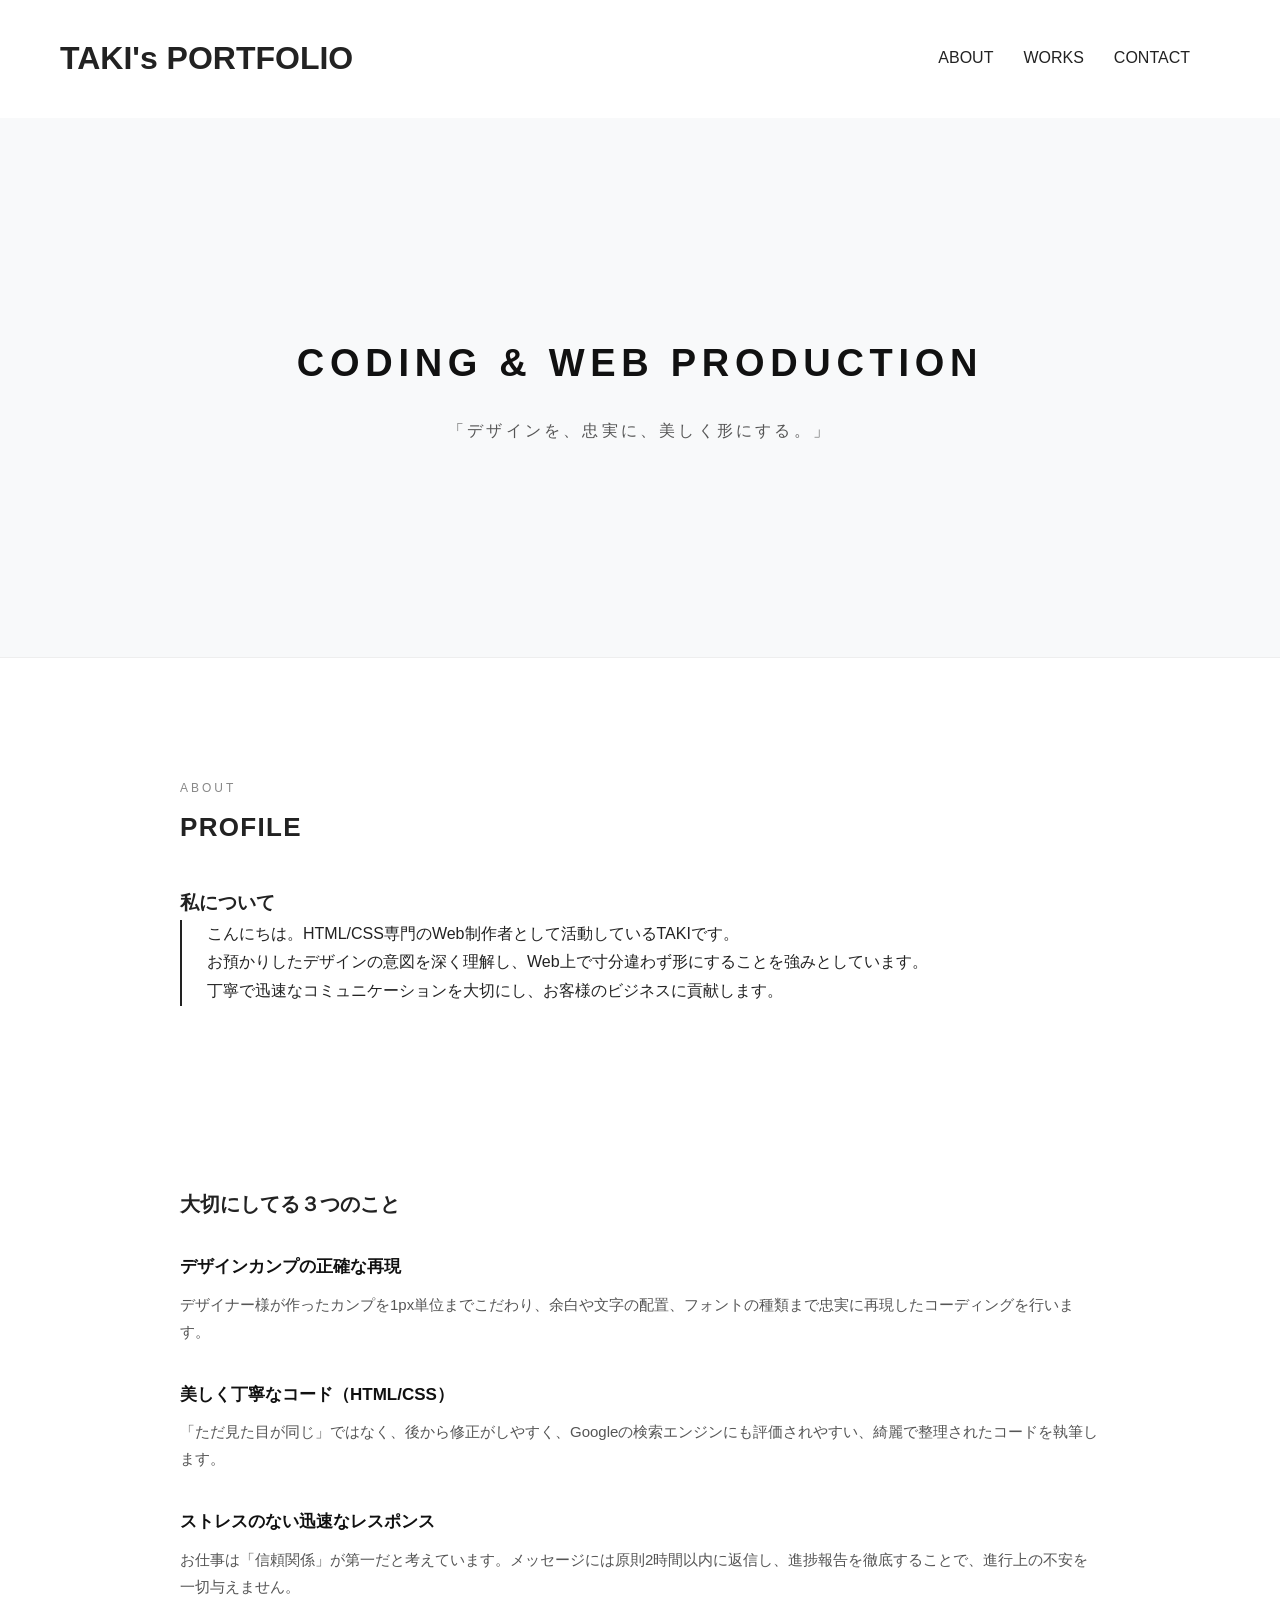
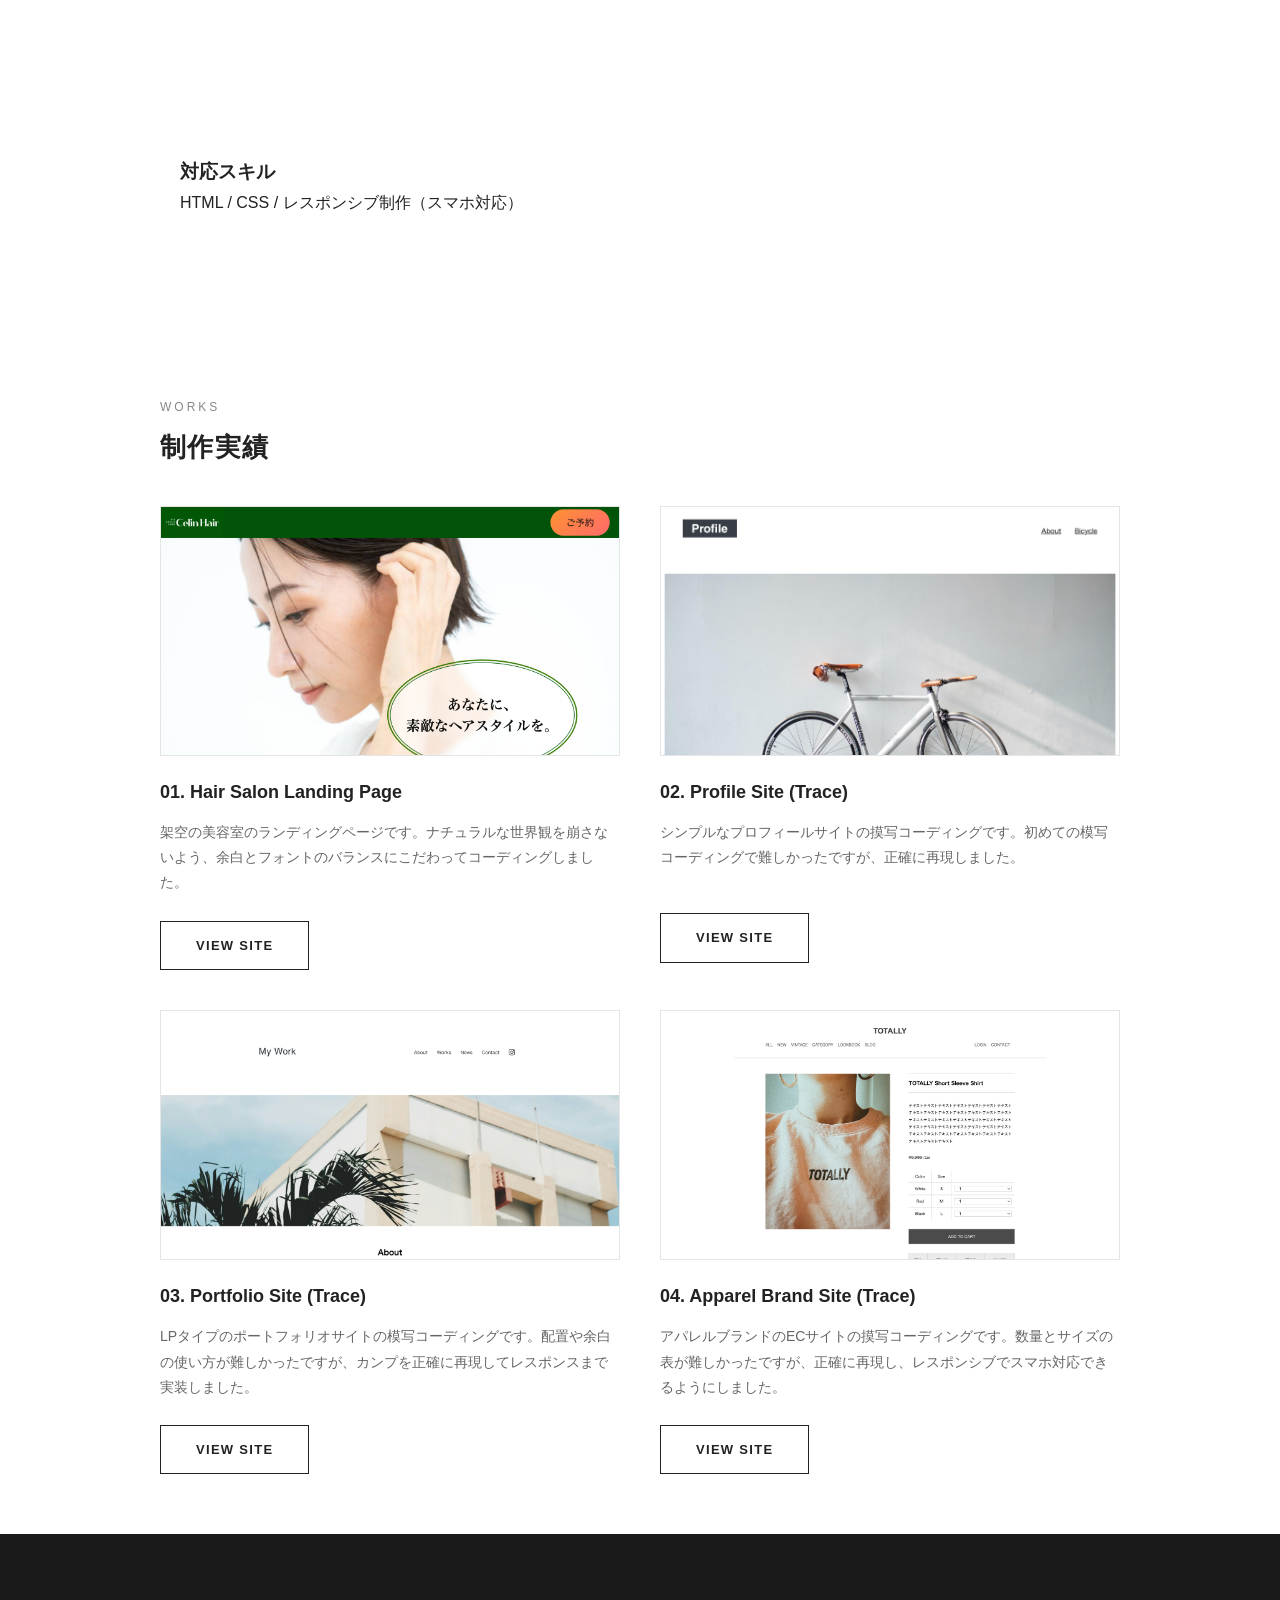
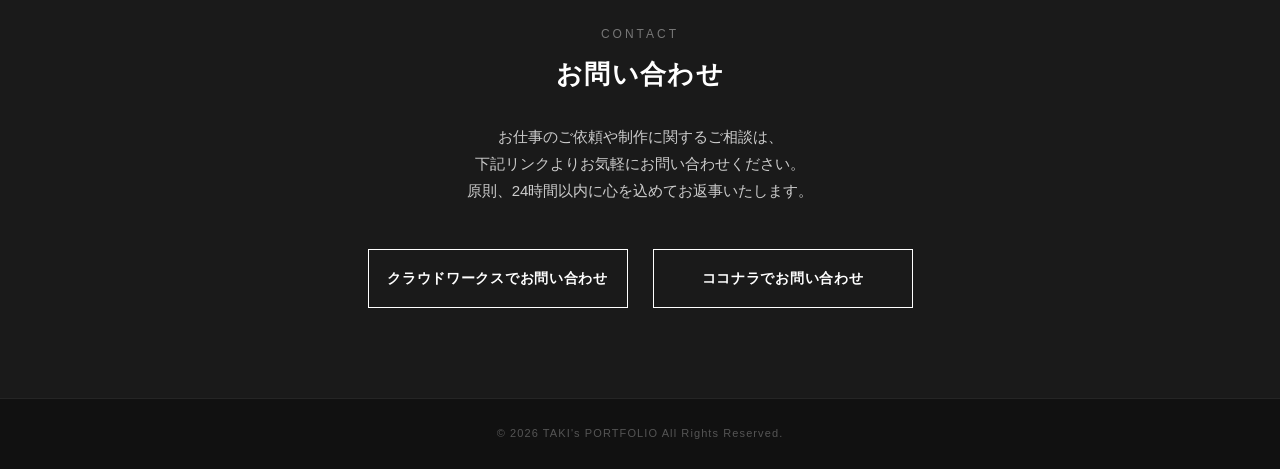
<file: portfolio/index.html>
<!DOCTYPE html>
<html lang="en">
<head>
    <link rel="stylesheet" href="style.css">
    <meta charset="UTF-8">
    <meta name="viewport" content="width=device-width, initial-scale=1.0">
    <title>Portfolio</title>
</head>
<body>
    <header id="header">
        <h1 class="site-title">TAKI's PORTFOLIO</h1>
        <nav>
            <ul>
                <li><a href="#about">ABOUT</a></li>
                <li><a href="#works">WORKS</a></li>
                <li><a href="#contact">CONTACT</a></li>
            </ul>
        </nav>
    </header>

    <main>
        <div id="mainvisual">
            <section class="hero">
                <div class="hero-content">
                    <h2>CODING & WEB PRODUCTION</h2>
                    <h3>「デザインを、忠実に、美しく形にする。」</h3>
                </div>
            </section>
        </div>

        <section id="about" class="about-section">
            <div class="about-intro-container">
                <span class="sub-title">ABOUT</span>
                <h2 class="section-title">PROFILE</h2>
                <h3 class="about-title">私について</h3>
                <div class="about-text-box">
                    <p class="about-lead">
                        こんにちは。HTML/CSS専門のWeb制作者として活動しているTAKIです。<br>
                        お預かりしたデザインの意図を深く理解し、Web上で寸分違わず形にすることを強みとしています。<br>
                        丁寧で迅速なコミュニケーションを大切にし、お客様のビジネスに貢献します。
                    </p>
                </div>
            </div>    
            
            <div class="policy-container">
                <h3 class="policy-title">大切にしてる３つのこと</h3>
                <ul class="policy-list">
                    <li class="policy-item">
                        <strong class="item-title">デザインカンプの正確な再現</strong>
                        <p class="item-text">
                            デザイナー様が作ったカンプを1px単位までこだわり、余白や文字の配置、フォントの種類まで忠実に再現したコーディングを行います。
                        </p>
                    </li>
                    <li class="policy-item">
                        <strong class="item-title">美しく丁寧なコード（HTML/CSS）</strong>
                        <p class="item-text">
                            「ただ見た目が同じ」ではなく、後から修正がしやすく、Googleの検索エンジンにも評価されやすい、綺麗で整理されたコードを執筆します。
                        </p>
                    </li>
                    <li class="policy-item">
                        <strong class="item-title">ストレスのない迅速なレスポンス</strong>
                        <p class="item-text">
                            お仕事は「信頼関係」が第一だと考えています。メッセージには原則2時間以内に返信し、進捗報告を徹底することで、進行上の不安を一切与えません。
                        </p>
                    </li>
                </ul>
            </div>

            <div class="skill-container">
                <h3 class="skill-title">対応スキル</h3>
                <div class="skill-text-box">
                    <p class="skill-lead">
                        HTML / CSS / レスポンシブ制作（スマホ対応）
                    </p>
                </div>
            </div>
        </section>

        <section id="works" class="works-section">
            <span class="sub-title">WORKS</span>
            <h2 class="section-title">制作実績</h2>
            
            <div class="works-container">
                <div class="works-item">
                    <div class="works-image-wrapper">
                        <img src="images/hairsalon.jpg" alt="美容室LPのスクリーンショット" class="works-image">
                    </div>
                    <h3 class="works-item-title">01. Hair Salon Landing Page</h3>
                    <p class="works-item-desc">架空の美容室のランディングページです。ナチュラルな世界観を崩さないよう、余白とフォントのバランスにこだわってコーディングしました。</p>
                    <a href="https://taki-5.github.io/portfolio/biyousitusaito/" class="works-btn" target="_blank">VIEW SITE</a>
                </div>

                <div class="works-item">
                    <div class="works-image-wrapper">
                        <img src="images/p2.jpg" alt="摸写サイト-1のスクリーンショット" class="works-image">
                    </div>
                    <h3 class="works-item-title">02. Profile Site (Trace)</h3>
                    <p class="works-item-desc">シンプルなプロフィールサイトの摸写コーディングです。初めての模写コーディングで難しかったですが、正確に再現しました。</p>
                    <a href="https://taki-5.github.io/portfolio/mosha-1/" class="works-btn" target="_blank">VIEW SITE</a>
                </div>

                <div class="works-item">
                    <div class="works-image-wrapper">
                        <img src="images/portfolio.jpg" alt="模写サイト-2のスクリーンショット" class="works-image">
                    </div>
                    <h3 class="works-item-title">03. Portfolio Site (Trace)</h3>
                    <p class="works-item-desc">LPタイプのポートフォリオサイトの模写コーディングです。配置や余白の使い方が難しかったですが、カンプを正確に再現してレスポンスまで実装しました。</p>
                    <a href="https://taki-5.github.io/portfolio/mosha-2/" class="works-btn" target="_blank">VIEW SITE</a>
                </div>

                <div class="works-item">
                    <div class="works-image-wrapper">
                        <img src="images/apparel.jpg" alt="模写サイト-3のスクリーンショット" class="works-image">
                    </div>
                    <h3 class="works-item-title">04. Apparel Brand Site (Trace)</h3>
                    <p class="works-item-desc">アパレルブランドのECサイトの摸写コーディングです。数量とサイズの表が難しかったですが、正確に再現し、レスポンシブでスマホ対応できるようにしました。</p>
                    <a href="https://taki-5.github.io/portfolio/mosha-3/" class="works-btn" target="_blank">VIEW SITE</a>
                </div>
            </div>
        </section>

        <section id="contact" class="contact-section">
            <div class="contact-inner">
                <span class="sub-title contact-sub">CONTACT</span>
                <h2 class="section-title contact-title">お問い合わせ</h2>
                <p class="contact-text">
                    お仕事のご依頼や制作に関するご相談は、<br class="sp-only">下記リンクよりお気軽にお問い合わせください。<br>
                    原則、24時間以内に心を込めてお返事いたします。
                </p>
                <div class="contact-links">
                    <a href="https://crowdworks.jp/public/employees/xxxxxx" class="contact-btn cw-btn" target="_blank">
                        クラウドワークスでお問い合わせ
                    </a>
                    <a href="https://coconala.com/users/xxxxxx" class="contact-btn coconala-btn" target="_blank">
                        ココナラでお問い合わせ
                    </a>
                </div>
            </div>
        </section>
    </main>

    <footer id="footer" class="site-footer">
        <p class="copyright">&copy; 2026 TAKI's PORTFOLIO All Rights Reserved.</p>
    </footer>
</body>
</html>
</file>
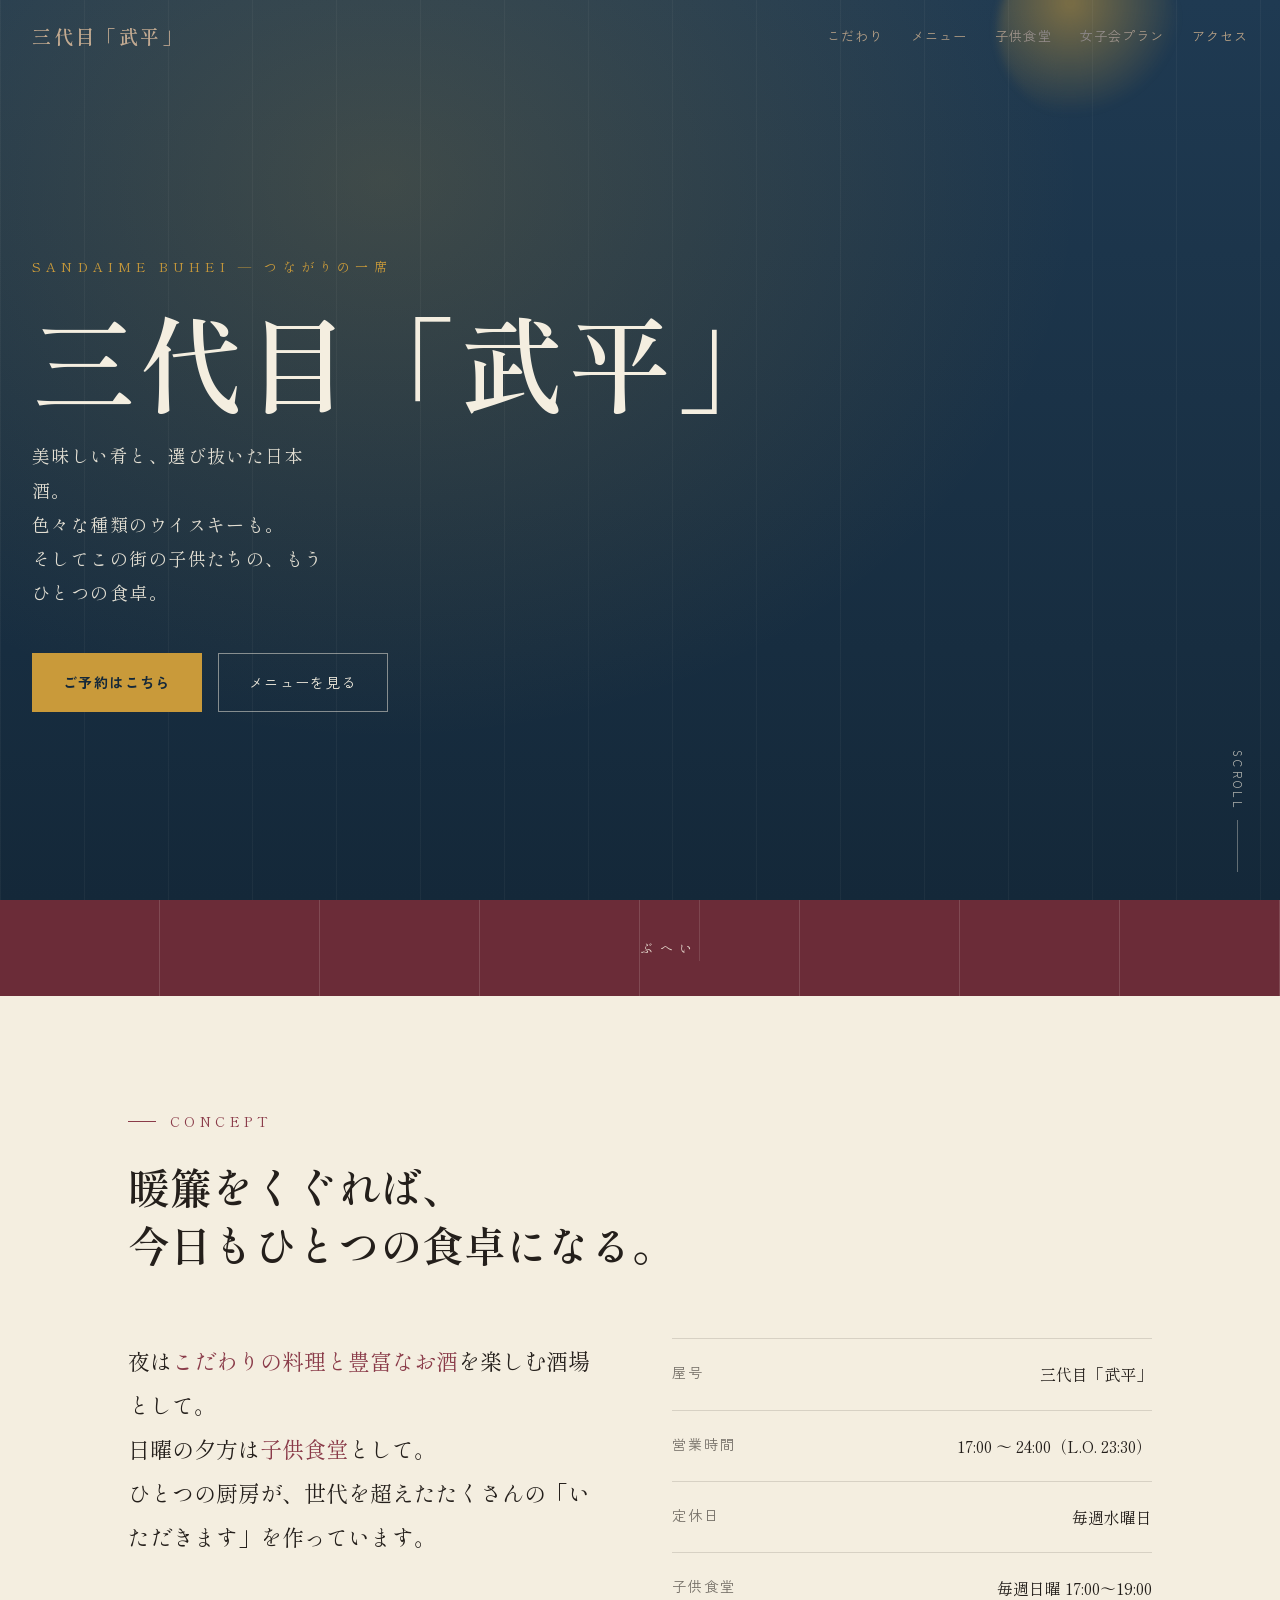
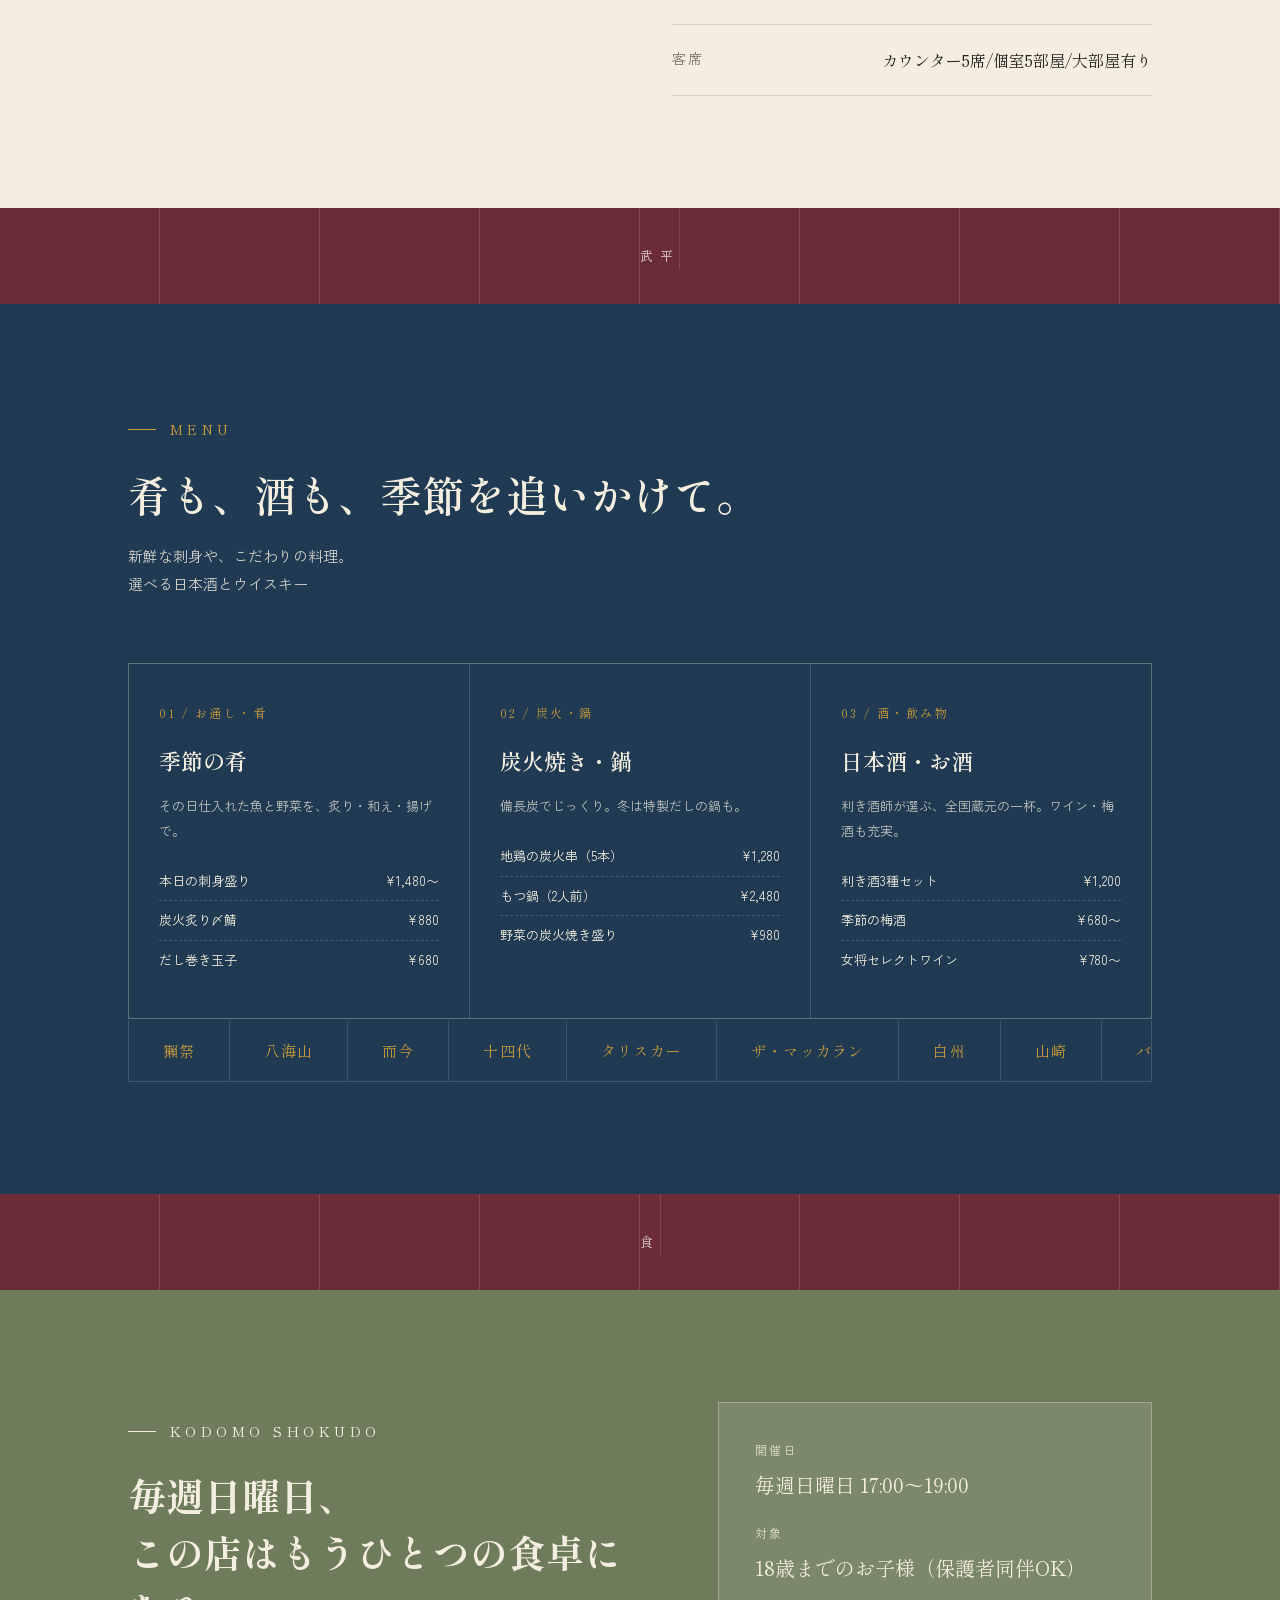
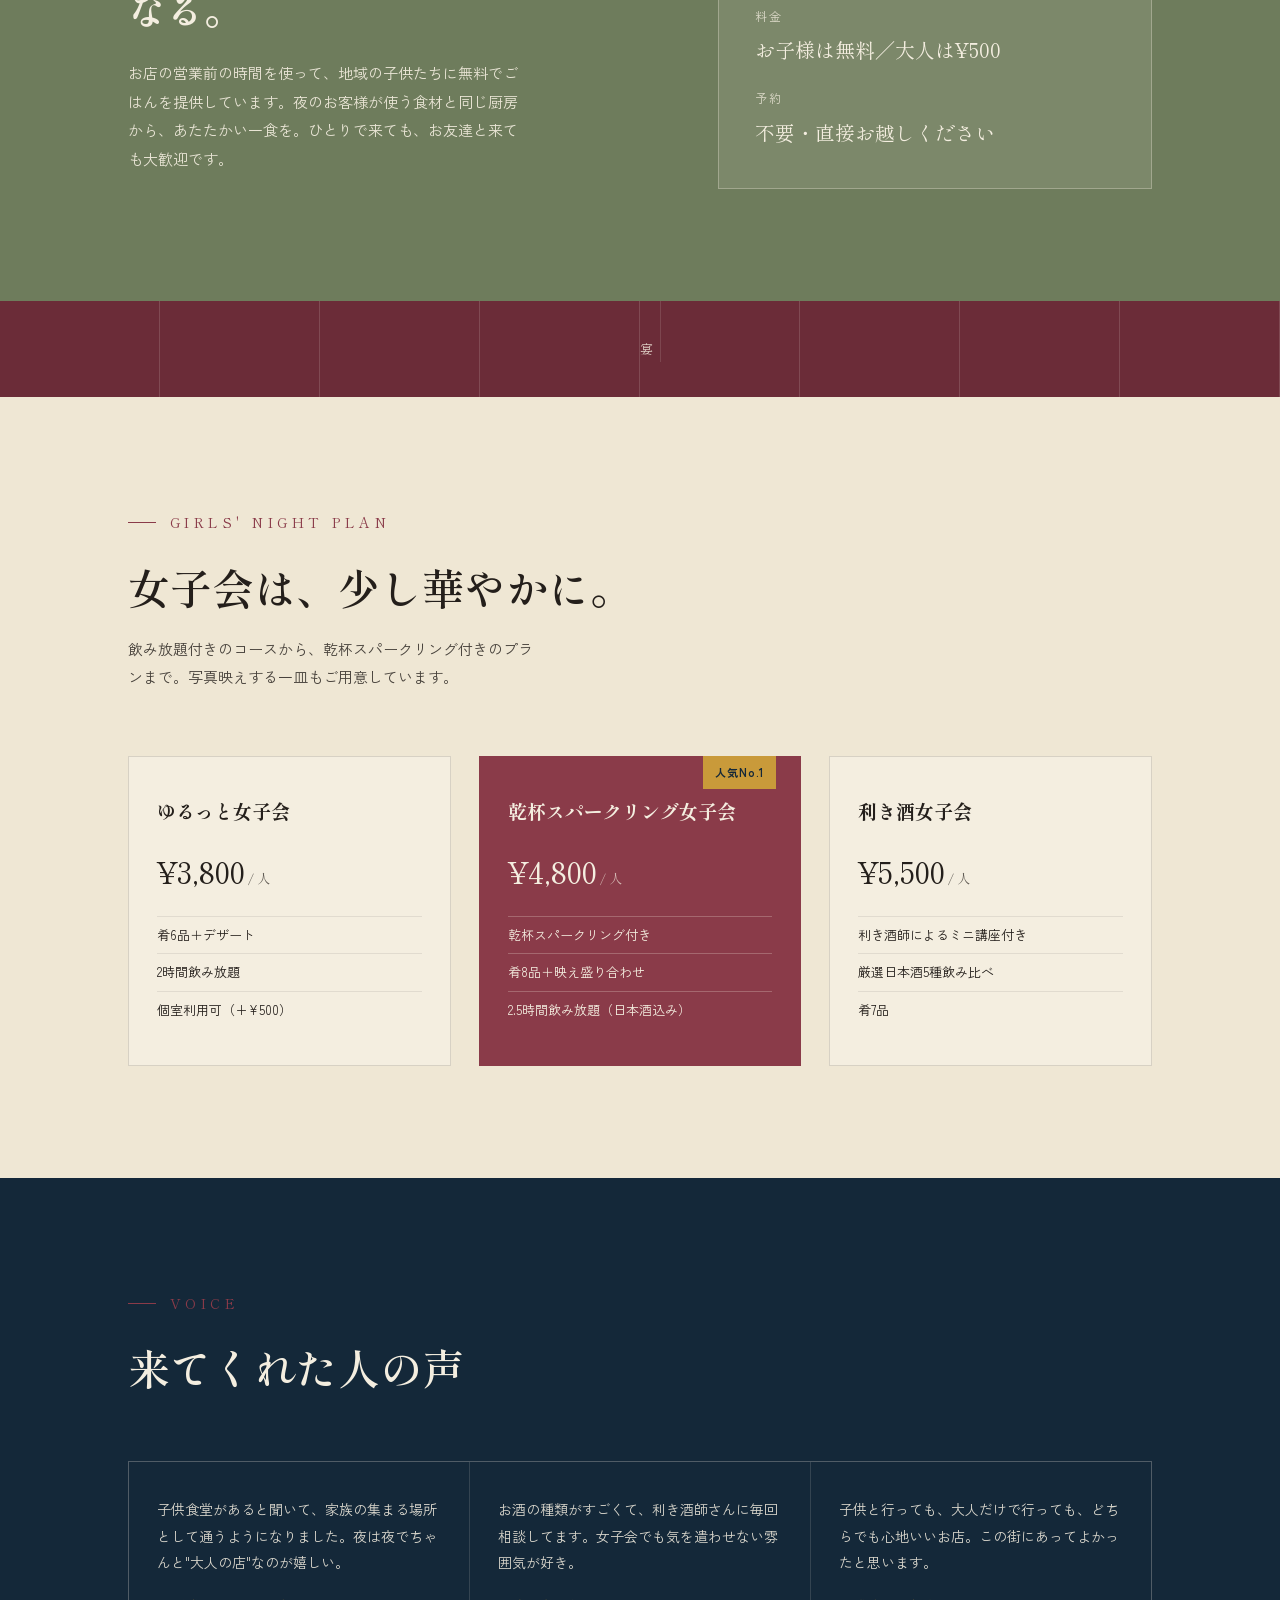
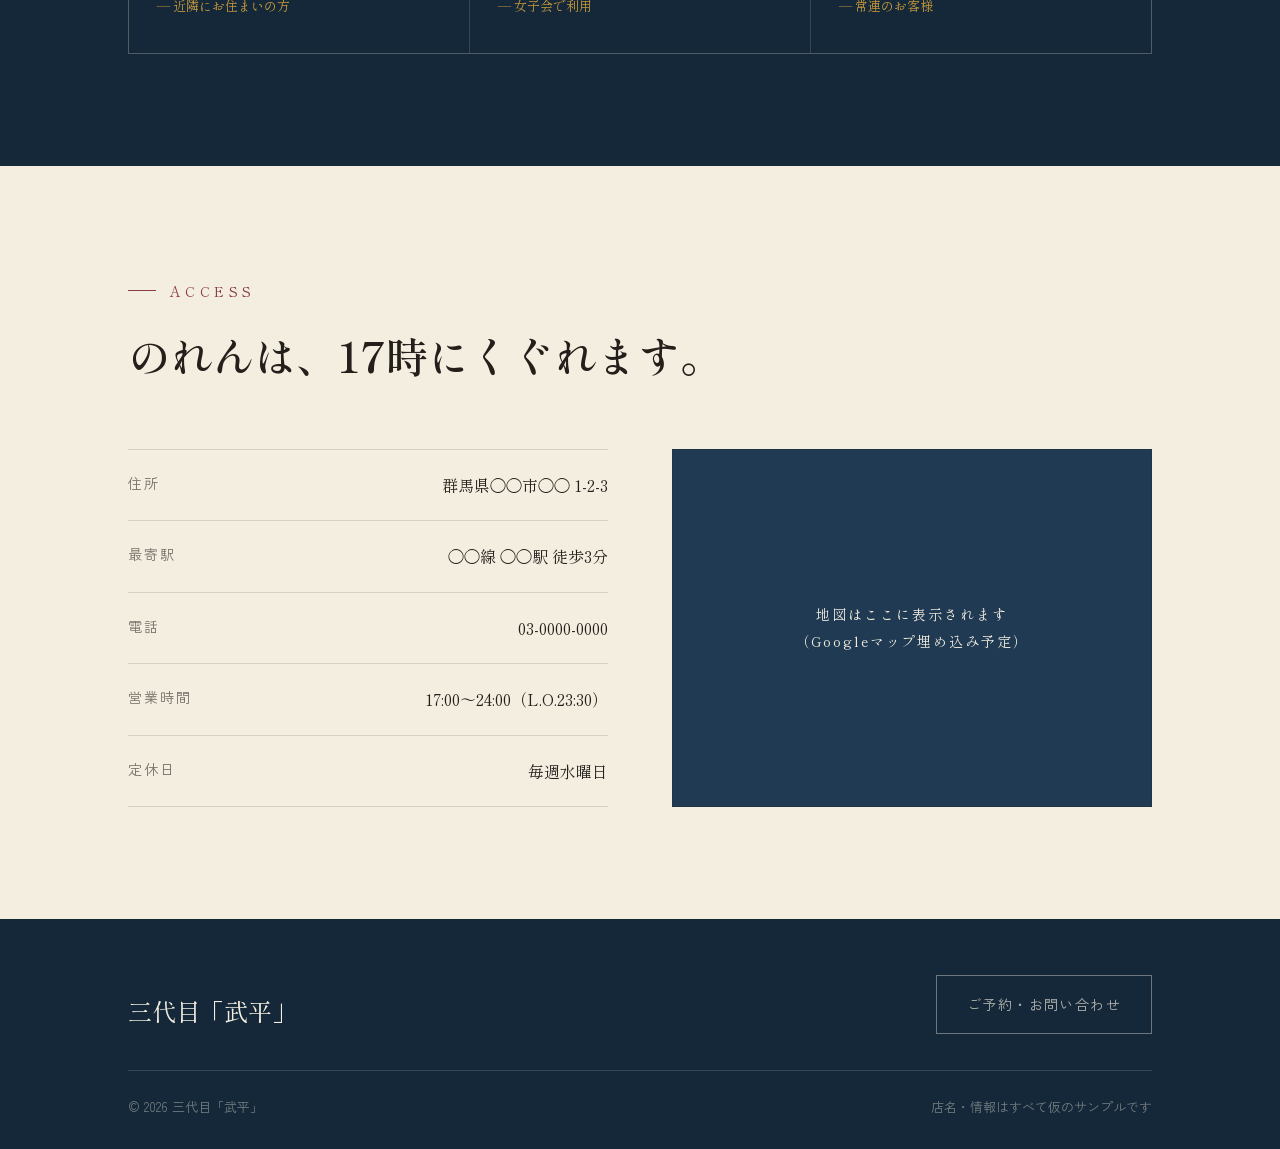
<file: sanndaimebuhei/index.html>
<!DOCTYPE html>
<html lang="ja">
<head>
<meta charset="UTF-8">
<meta name="viewport" content="width=device-width, initial-scale=1.0">
<title>三代目「武平」 | 子供食堂もある、あたたかい居酒屋</title>
<link rel="stylesheet" href="style.css">
<link rel="preconnect" href="https://fonts.googleapis.com">
<link rel="preconnect" href="https://fonts.gstatic.com" crossorigin>
<link href="https://fonts.googleapis.com/css2?family=Shippori+Mincho:wght@400;500;600;800&family=Zen+Kaku+Gothic+New:wght@300;400;500;700;900&display=swap" rel="stylesheet">

</head>
<body>

<header>
  <div class="logo">三代目「武平」</div>
  <nav>
    <a href="#about">こだわり</a>
    <a href="#menu">メニュー</a>
    <a href="#kodomo">子供食堂</a>
    <a href="#joshikai">女子会プラン</a>
    <a href="#access">アクセス</a>
  </nav>
</header>

<section class="hero">
  <div class="hero-lantern"></div>
  <div class="hero-inner">
    <div class="hero-kicker">SANDAIME BUHEI — つながりの一席</div>
    <h1 class="mincho">三代目「武平」</h1>
    <p class="hero-tagline">美味しい肴と、選び抜いた日本酒。<br>色々な種類のウイスキーも。<br>そしてこの街の子供たちの、もうひとつの食卓。</p>
    <div class="hero-cta">
      <a href="#access" class="btn btn-solid">ご予約はこちら</a>
      <a href="#menu" class="btn btn-line">メニューを見る</a>
    </div>
  </div>
  <div class="hero-scroll">SCROLL</div>
</section>

<div class="noren" id="noren1">
  <span class="noren-crest">ぶへい</span>
  <span></span><span></span><span></span><span></span><span></span><span></span><span></span><span></span>
</div>

<section class="about" id="about">
  <div class="wrap">
    <div class="section-head fade-up">
      <div class="eyebrow">CONCEPT</div>
      <h2>暖簾をくぐれば、<br>今日もひとつの食卓になる。</h2>
    </div>
    <div class="about-grid">
      <p class="about-lead fade-up">
        夜は<span class="accent">こだわりの料理と豊富なお酒</span>を楽しむ酒場として。<br>
        日曜の夕方は<span class="accent">子供食堂</span>として。<br>
        ひとつの厨房が、世代を超えたたくさんの「いただきます」を作っています。
      </p>
      <dl class="about-facts fade-up">
        <div class="fact"><dt>屋号</dt><dd>三代目「武平」</dd></div>
        <div class="fact"><dt>営業時間</dt><dd>17:00 〜 24:00（L.O. 23:30）</dd></div>
        <div class="fact"><dt>定休日</dt><dd>毎週水曜日</dd></div>
        <div class="fact"><dt>子供食堂</dt><dd>毎週日曜 17:00〜19:00</dd></div>
        <div class="fact"><dt>客席</dt><dd>カウンター5席/個室5部屋/大部屋有り</dd></div>
      </dl>
    </div>
  </div>
</section>

<div class="noren" id="noren2">
  <span class="noren-crest">武平</span>
  <span></span><span></span><span></span><span></span><span></span><span></span><span></span><span></span>
</div>

<section class="menu" id="menu">
  <div class="wrap">
    <div class="section-head fade-up">
      <div class="eyebrow">MENU</div>
      <h2>肴も、酒も、季節を追いかけて。</h2>
      <p>新鮮な刺身や、こだわりの料理。<br>選べる日本酒とウイスキー</p>
    </div>
    <div class="menu-grid fade-up">
      <div class="menu-card">
        <div class="num">01 / お通し・肴</div>
        <h3>季節の肴</h3>
        <p>その日仕入れた魚と野菜を、炙り・和え・揚げで。</p>
        <ul>
          <li><span>本日の刺身盛り</span><span>¥1,480〜</span></li>
          <li><span>炭火炙り〆鯖</span><span>¥880</span></li>
          <li><span>だし巻き玉子</span><span>¥680</span></li>
        </ul>
      </div>
      <div class="menu-card">
        <div class="num">02 / 炭火・鍋</div>
        <h3>炭火焼き・鍋</h3>
        <p>備長炭でじっくり。冬は特製だしの鍋も。</p>
        <ul>
          <li><span>地鶏の炭火串（5本）</span><span>¥1,280</span></li>
          <li><span>もつ鍋（2人前）</span><span>¥2,480</span></li>
          <li><span>野菜の炭火焼き盛り</span><span>¥980</span></li>
        </ul>
      </div>
      <div class="menu-card">
        <div class="num">03 / 酒・飲み物</div>
        <h3>日本酒・お酒</h3>
        <p>利き酒師が選ぶ、全国蔵元の一杯。ワイン・梅酒も充実。</p>
        <ul>
          <li><span>利き酒3種セット</span><span>¥1,200</span></li>
          <li><span>季節の梅酒</span><span>¥680〜</span></li>
          <li><span>女将セレクトワイン</span><span>¥780〜</span></li>
        </ul>
      </div>
    </div>
    <div class="sake-strip fade-up">
      <div class="sake-track">
        <span>獺祭</span><span>八海山</span><span>而今</span><span>十四代</span><span>タリスカー</span><span>ザ・マッカラン</span><span>白州</span><span>山崎</span>
        <span>バスカー</span><span>ティーチャーズ</span><span>ザ・マッカラン</span><span>グレンフィディック</span><span>獺祭</span><span>八海山</span><span>而今</span><span>十四代</span>
      </div>
    </div>
  </div>
</section>

<div class="noren" id="noren3">
  <span class="noren-crest">食</span>
  <span></span><span></span><span></span><span></span><span></span><span></span><span></span><span></span>
</div>

<section class="kodomo" id="kodomo">
  <div class="wrap">
    <div class="kodomo-grid">
      <div class="fade-up">
        <div class="eyebrow">KODOMO SHOKUDO</div>
        <h2 class="mincho">毎週日曜日、<br>この店はもうひとつの食卓になる。</h2>
        <p class="lead">お店の営業前の時間を使って、地域の子供たちに無料でごはんを提供しています。夜のお客様が使う食材と同じ厨房から、あたたかい一食を。ひとりで来ても、お友達と来ても大歓迎です。</p>
      </div>
      <div class="kodomo-card fade-up">
        <dl>
          <div><dt>開催日</dt><dd>毎週日曜日 17:00〜19:00</dd></div>
          <div><dt>対象</dt><dd>18歳までのお子様（保護者同伴OK）</dd></div>
          <div><dt>料金</dt><dd>お子様は無料／大人は¥500</dd></div>
          <div><dt>予約</dt><dd>不要・直接お越しください</dd></div>
        </dl>
      </div>
    </div>
  </div>
</section>

<div class="noren" id="noren4">
  <span class="noren-crest">宴</span>
  <span></span><span></span><span></span><span></span><span></span><span></span><span></span><span></span>
</div>

<section class="joshikai" id="joshikai">
  <div class="wrap">
    <div class="section-head fade-up">
      <div class="eyebrow">GIRLS' NIGHT PLAN</div>
      <h2>女子会は、少し華やかに。</h2>
      <p>飲み放題付きのコースから、乾杯スパークリング付きのプランまで。写真映えする一皿もご用意しています。</p>
    </div>
    <div class="plan-grid">
      <div class="plan-card fade-up">
        <h3>ゆるっと女子会</h3>
        <div class="plan-price">¥3,800<span> / 人</span></div>
        <ul>
          <li>肴6品＋デザート</li>
          <li>2時間飲み放題</li>
          <li>個室利用可（+¥500）</li>
        </ul>
      </div>
      <div class="plan-card featured fade-up">
        <div class="plan-badge">人気No.1</div>
        <h3>乾杯スパークリング女子会</h3>
        <div class="plan-price">¥4,800<span> / 人</span></div>
        <ul>
          <li>乾杯スパークリング付き</li>
          <li>肴8品＋映え盛り合わせ</li>
          <li>2.5時間飲み放題（日本酒込み）</li>
        </ul>
      </div>
      <div class="plan-card fade-up">
        <h3>利き酒女子会</h3>
        <div class="plan-price">¥5,500<span> / 人</span></div>
        <ul>
          <li>利き酒師によるミニ講座付き</li>
          <li>厳選日本酒5種飲み比べ</li>
          <li>肴7品</li>
        </ul>
      </div>
    </div>
  </div>
</section>

<section class="voice">
  <div class="wrap">
    <div class="section-head fade-up">
      <div class="eyebrow">VOICE</div>
      <h2 class="mincho">来てくれた人の声</h2>
    </div>
    <div class="voice-grid fade-up">
      <div class="voice-card">
        <p>子供食堂があると聞いて、家族の集まる場所として通うようになりました。夜は夜でちゃんと"大人の店"なのが嬉しい。</p>
        <div class="who">— 近隣にお住まいの方</div>
      </div>
      <div class="voice-card">
        <p>お酒の種類がすごくて、利き酒師さんに毎回相談してます。女子会でも気を遣わせない雰囲気が好き。</p>
        <div class="who">— 女子会で利用</div>
      </div>
      <div class="voice-card">
        <p>子供と行っても、大人だけで行っても、どちらでも心地いいお店。この街にあってよかったと思います。</p>
        <div class="who">— 常連のお客様</div>
      </div>
    </div>
  </div>
</section>

<section class="access" id="access">
  <div class="wrap">
    <div class="section-head fade-up">
      <div class="eyebrow">ACCESS</div>
      <h2>のれんは、17時にくぐれます。</h2>
    </div>
    <div class="access-grid">
      <dl class="fade-up">
        <div class="fact"><dt>住所</dt><dd>群馬県◯◯市◯◯ 1-2-3</dd></div>
        <div class="fact"><dt>最寄駅</dt><dd>◯◯線 ◯◯駅 徒歩3分</dd></div>
        <div class="fact"><dt>電話</dt><dd>03-0000-0000</dd></div>
        <div class="fact"><dt>営業時間</dt><dd>17:00〜24:00（L.O.23:30）</dd></div>
        <div class="fact"><dt>定休日</dt><dd>毎週水曜日</dd></div>
      </dl>
      <div class="map-box fade-up">地図はここに表示されます<br>（Googleマップ埋め込み予定）</div>
    </div>
  </div>
</section>

<footer>
  <div class="wrap">
    <div class="footer-top">
      <div class="footer-logo mincho">三代目「武平」</div>
      <a href="#access" class="btn btn-line" style="border-color:rgba(244,238,224,0.4)">ご予約・お問い合わせ</a>
    </div>
    <div class="bottom">
      <span>© 2026 三代目「武平」</span>
      <span>店名・情報はすべて仮のサンプルです</span>
    </div>
  </div>
</footer>

<script>
  const io = new IntersectionObserver((entries)=>{
    entries.forEach(e=>{
      if(e.isIntersecting){ e.target.classList.add('show'); }
    });
  },{ threshold:0.15 });
  document.querySelectorAll('.fade-up').forEach(el=>io.observe(el));

  const norenIo = new IntersectionObserver((entries)=>{
    entries.forEach(e=>{
      if(e.isIntersecting){ e.target.classList.add('reveal'); }
    });
  },{ threshold:0.3 });
  document.querySelectorAll('.noren').forEach(el=>norenIo.observe(el));
</script>

</body>
</html>
</file>
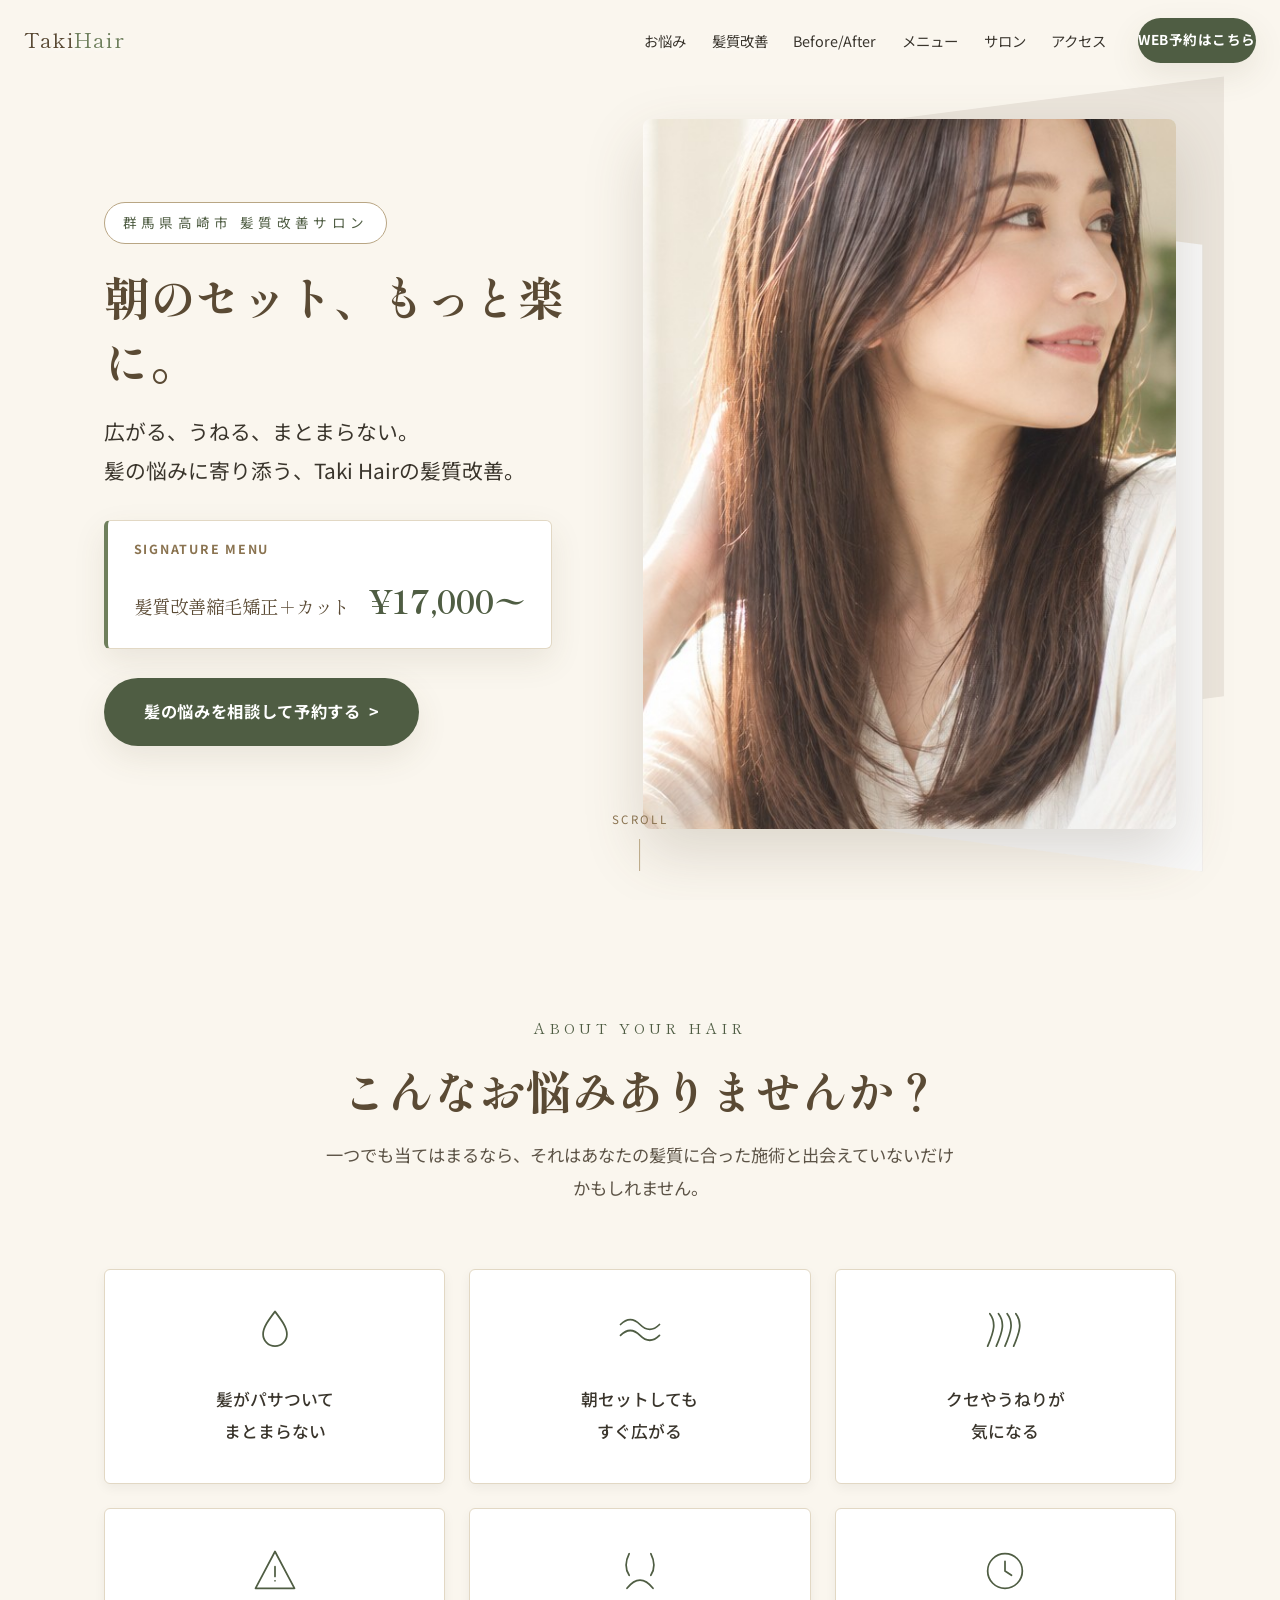
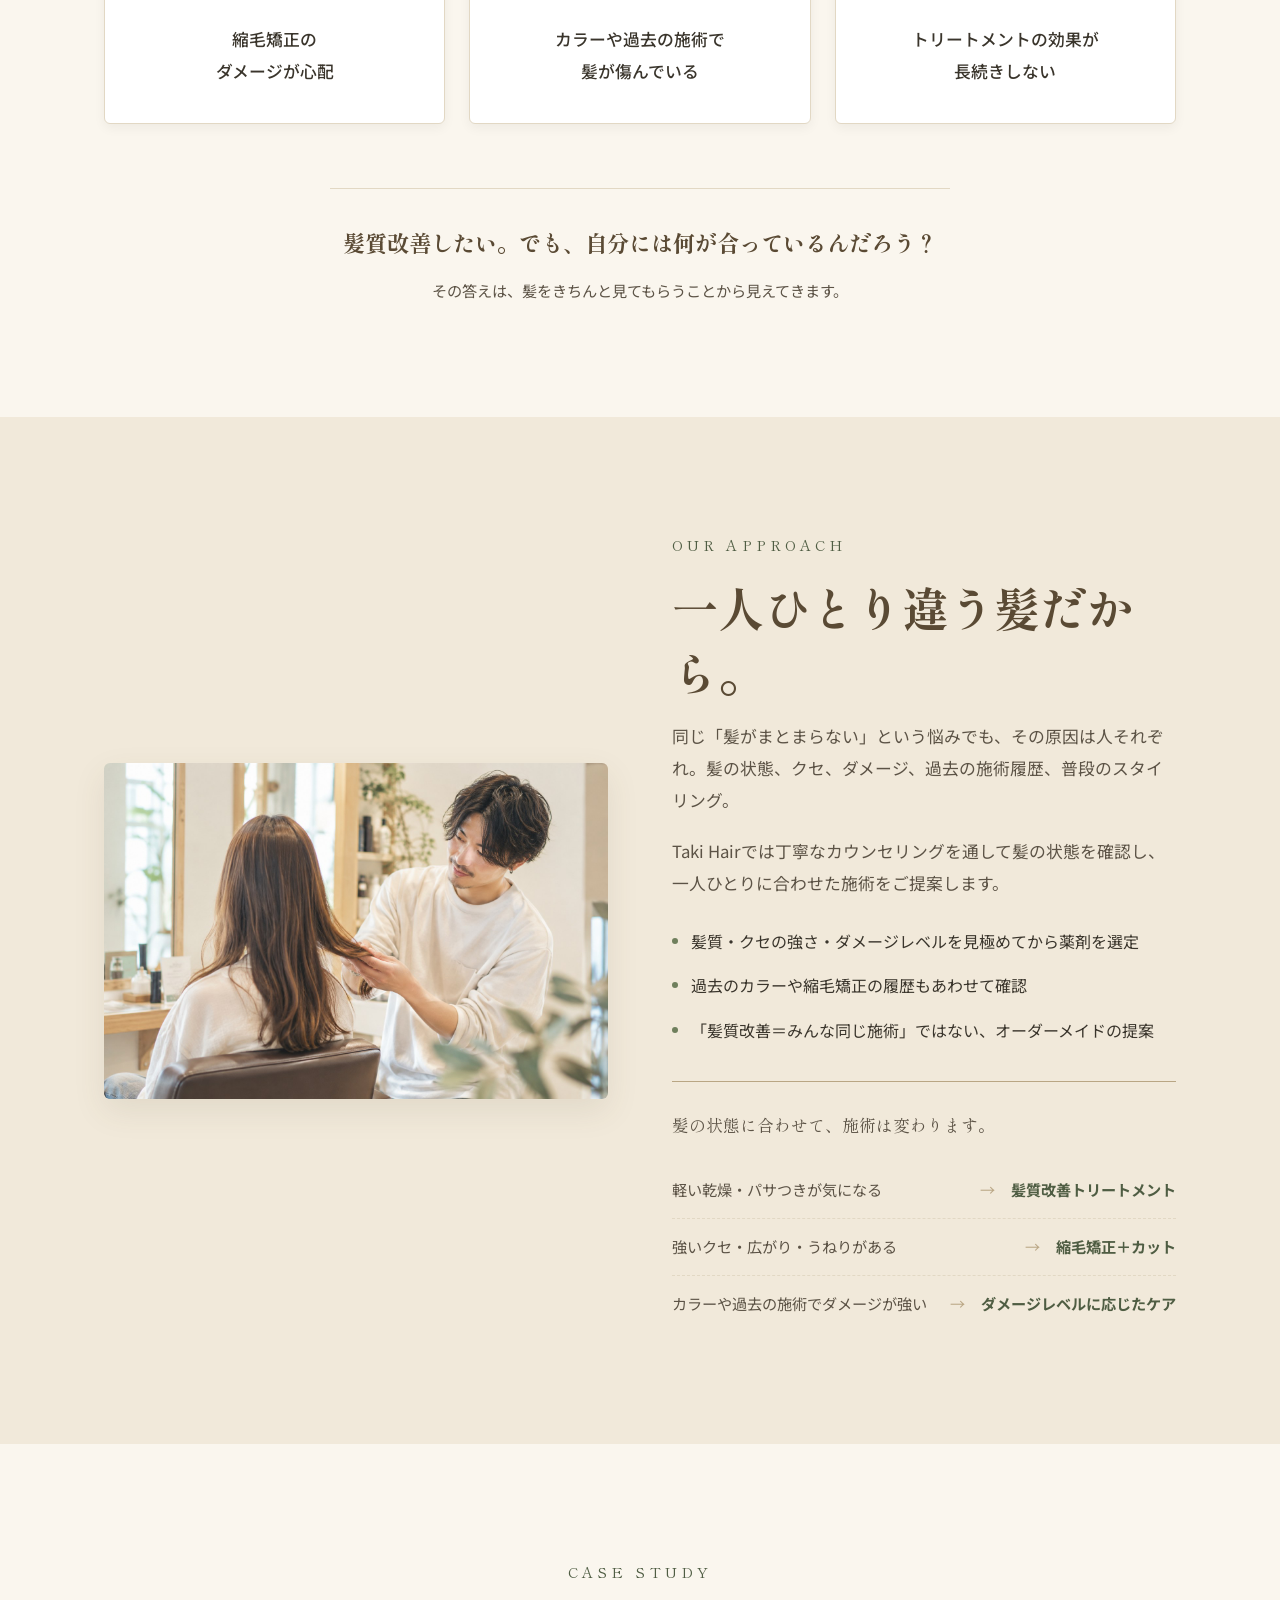
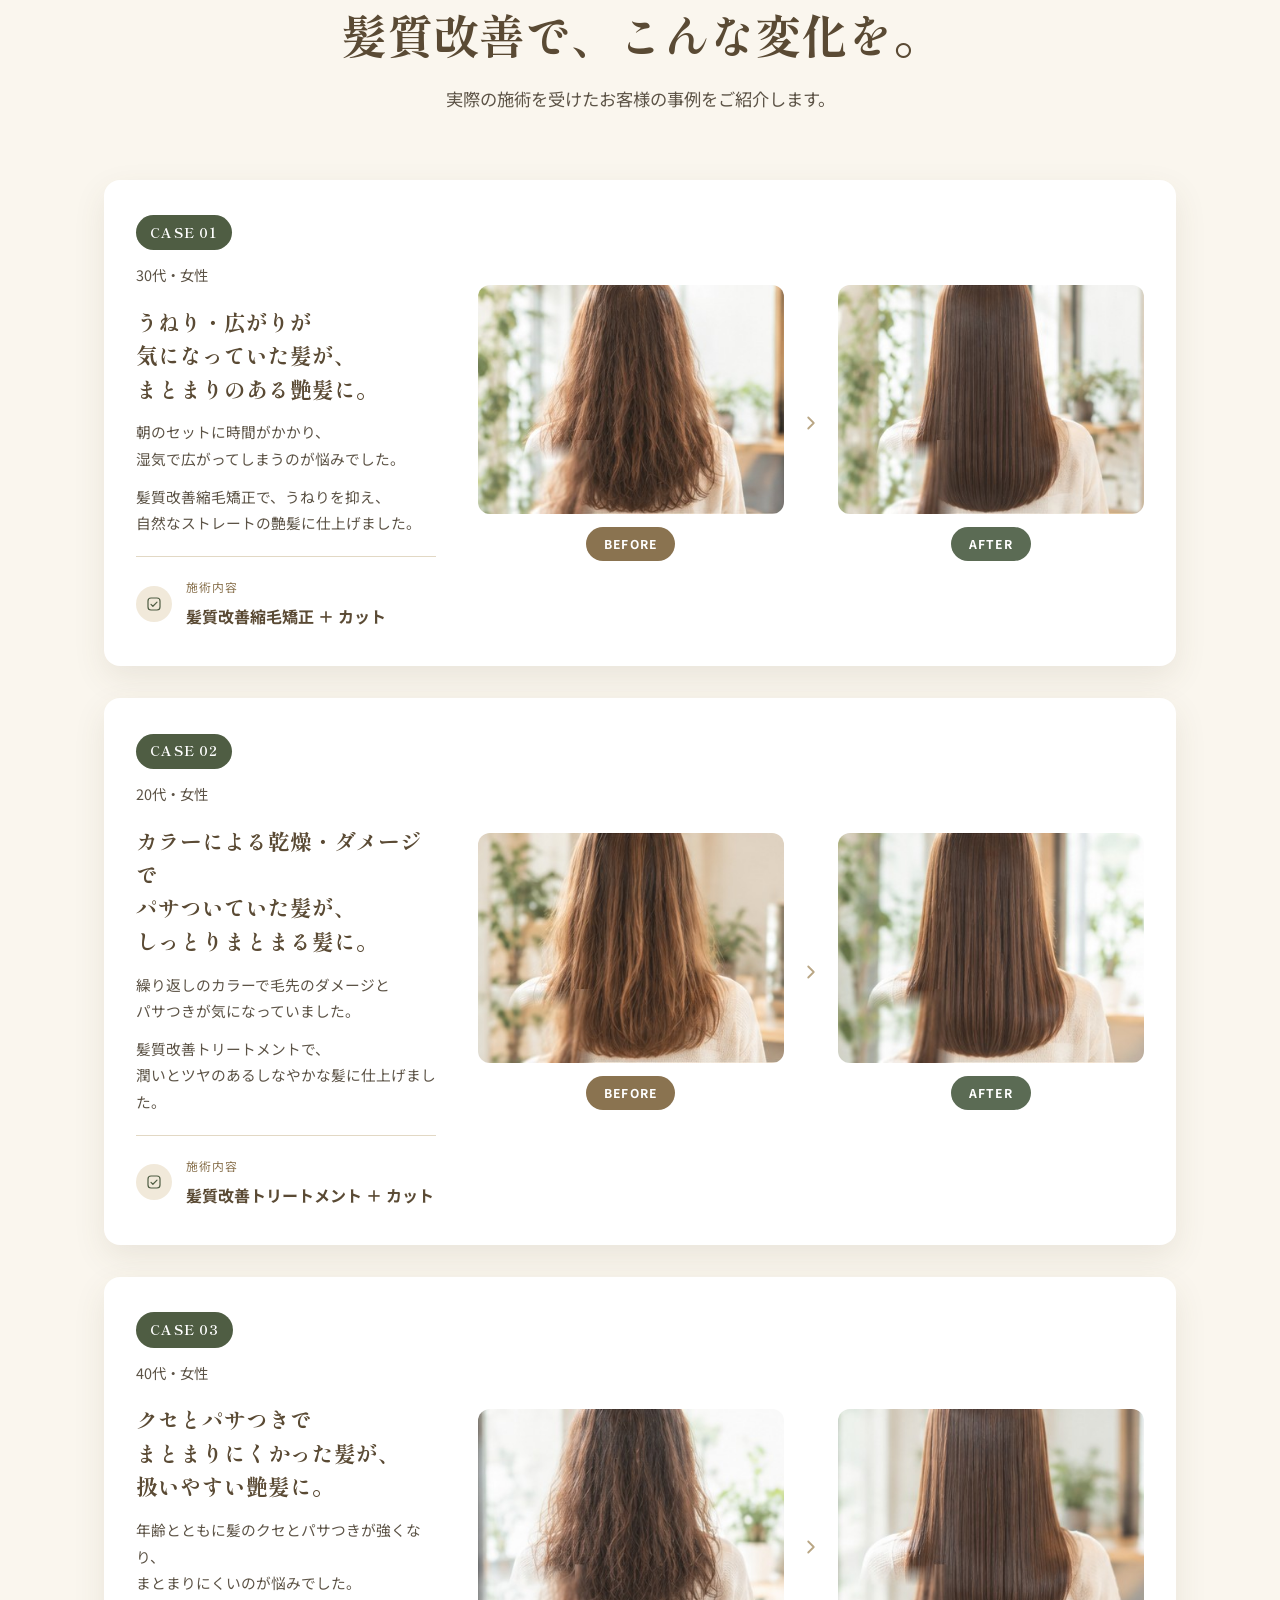
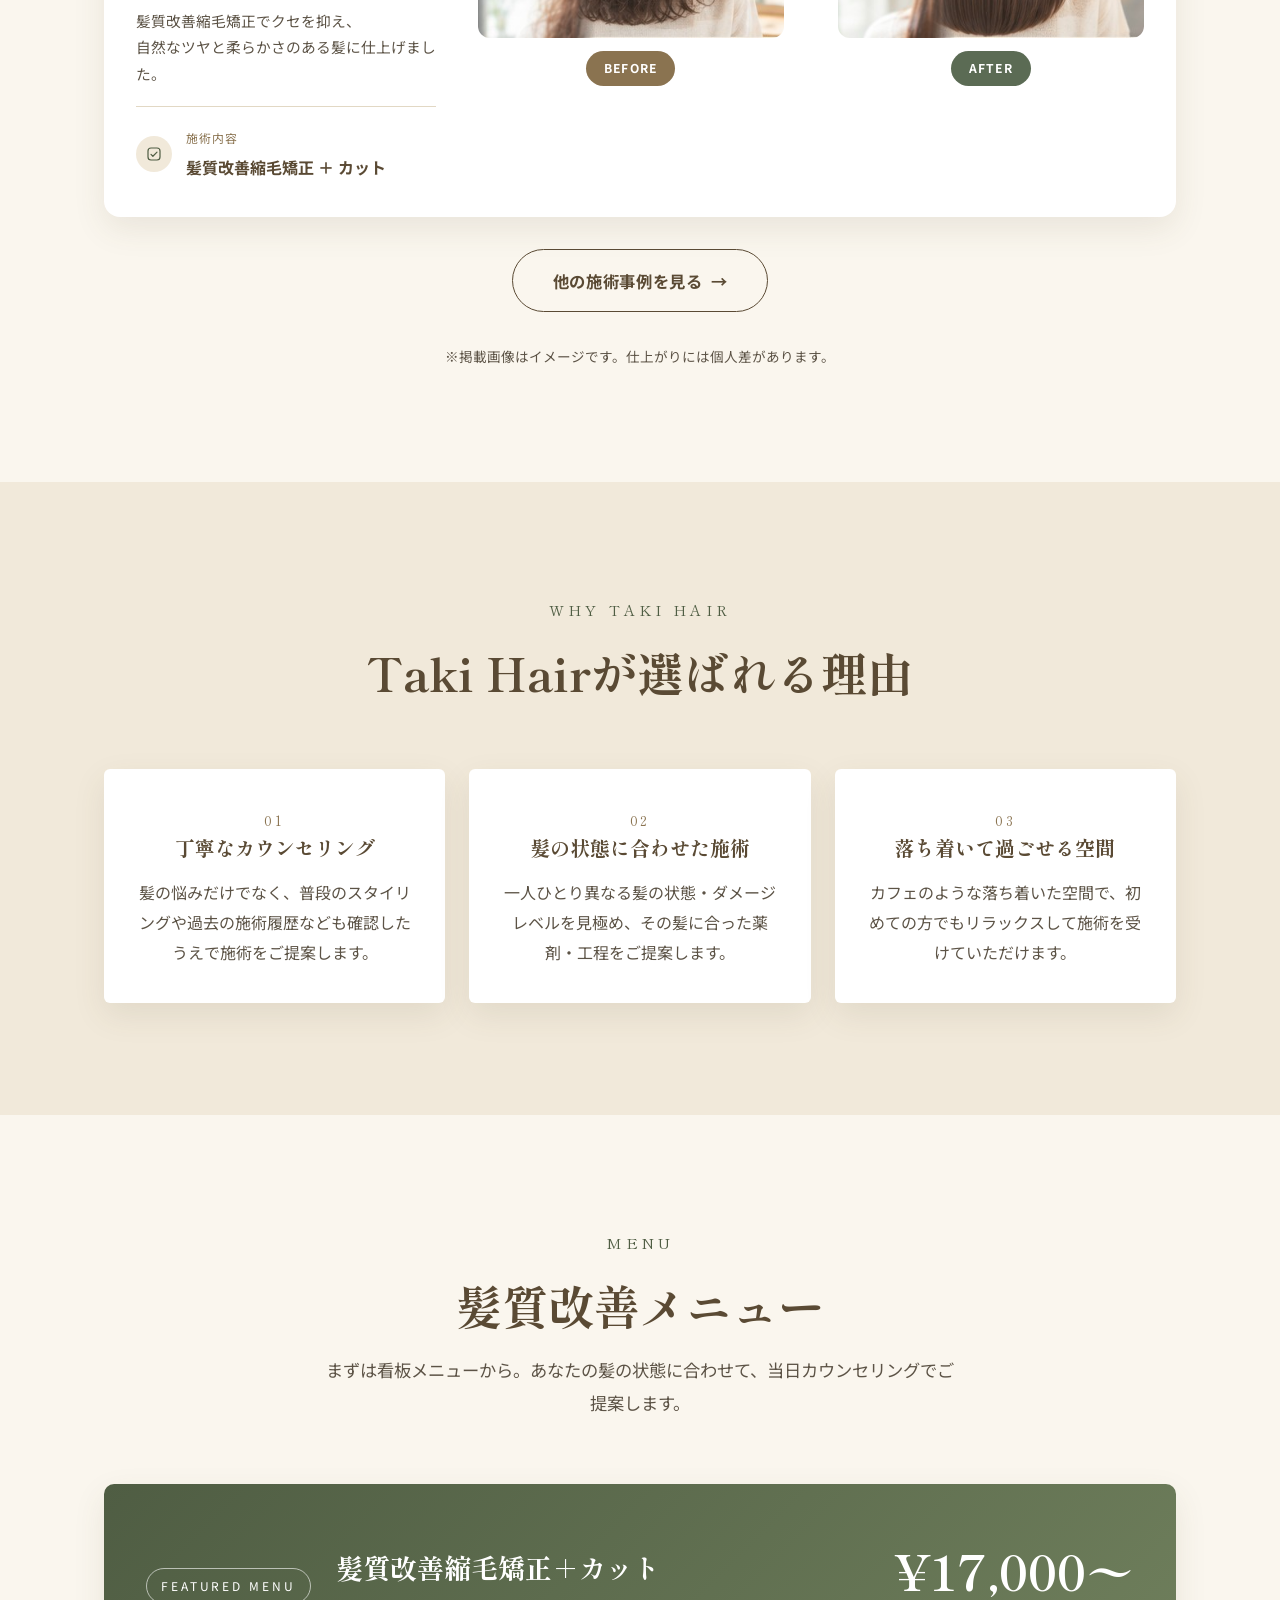
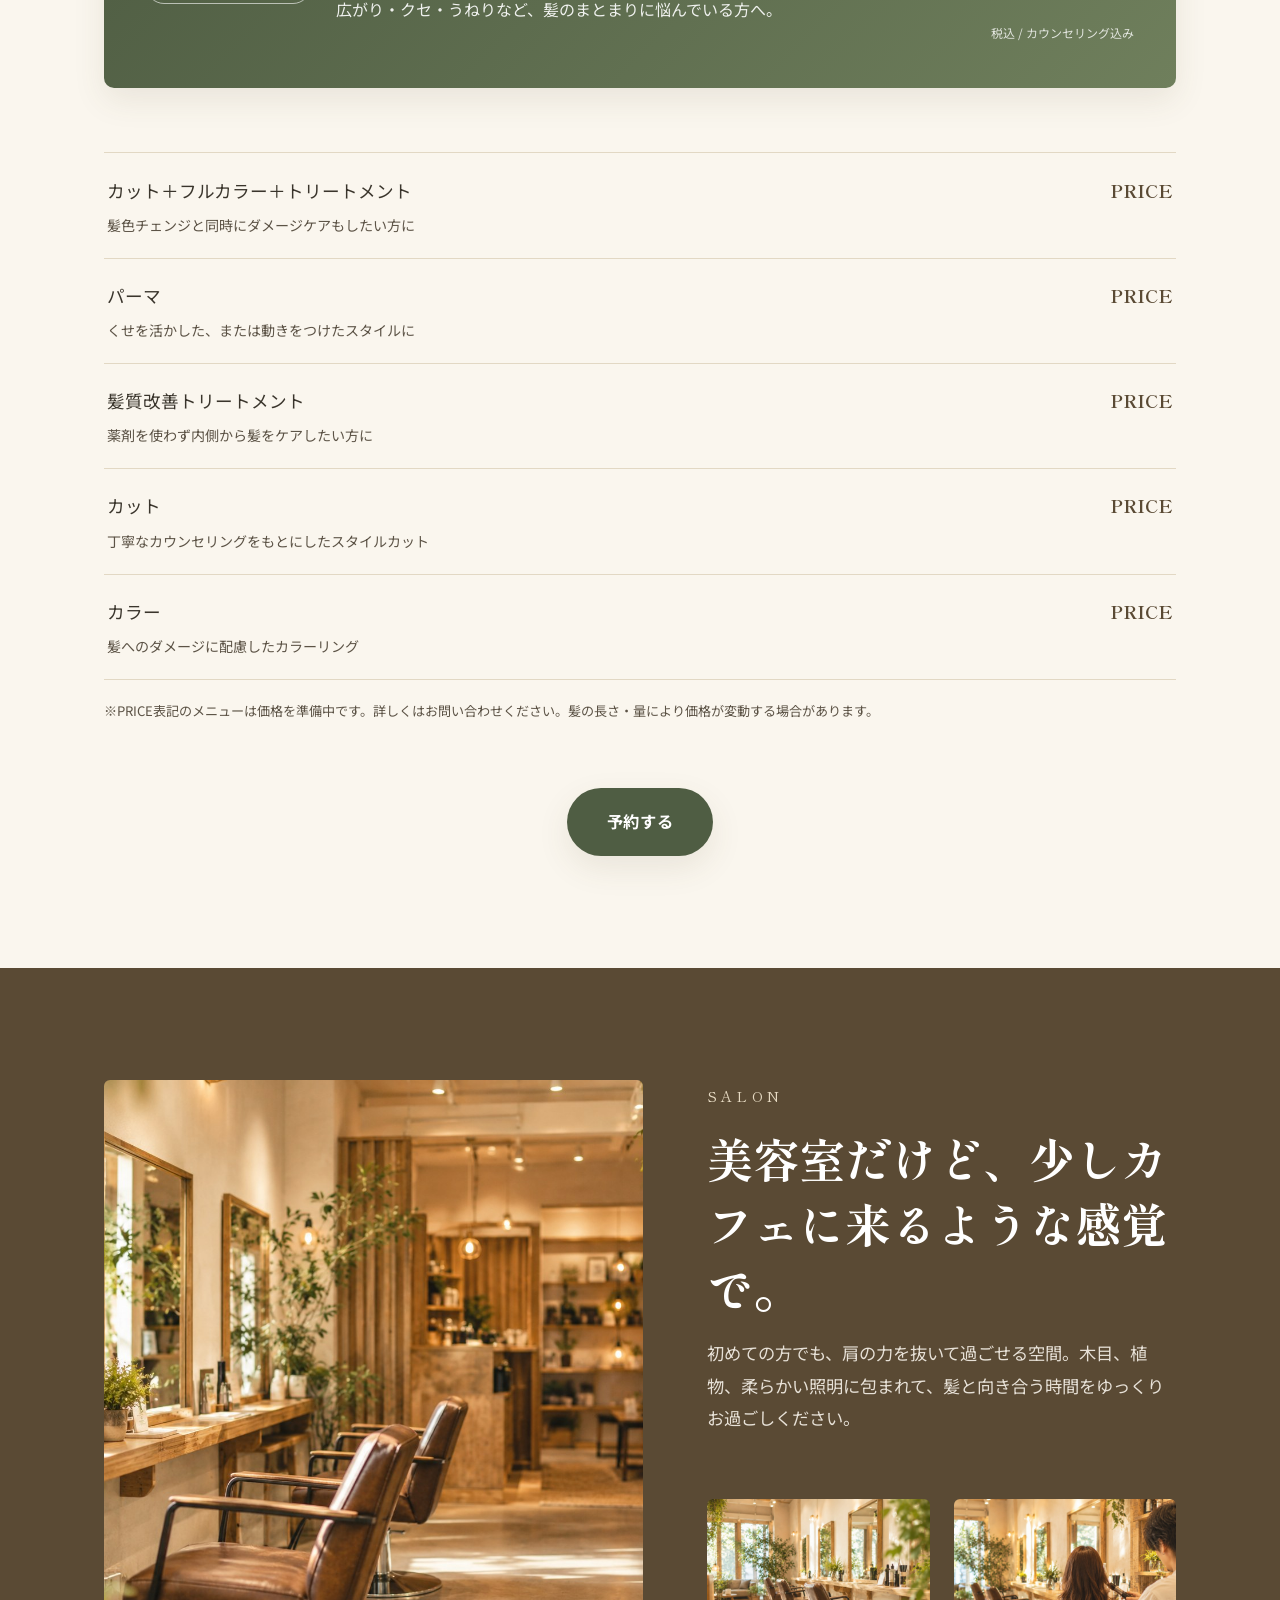
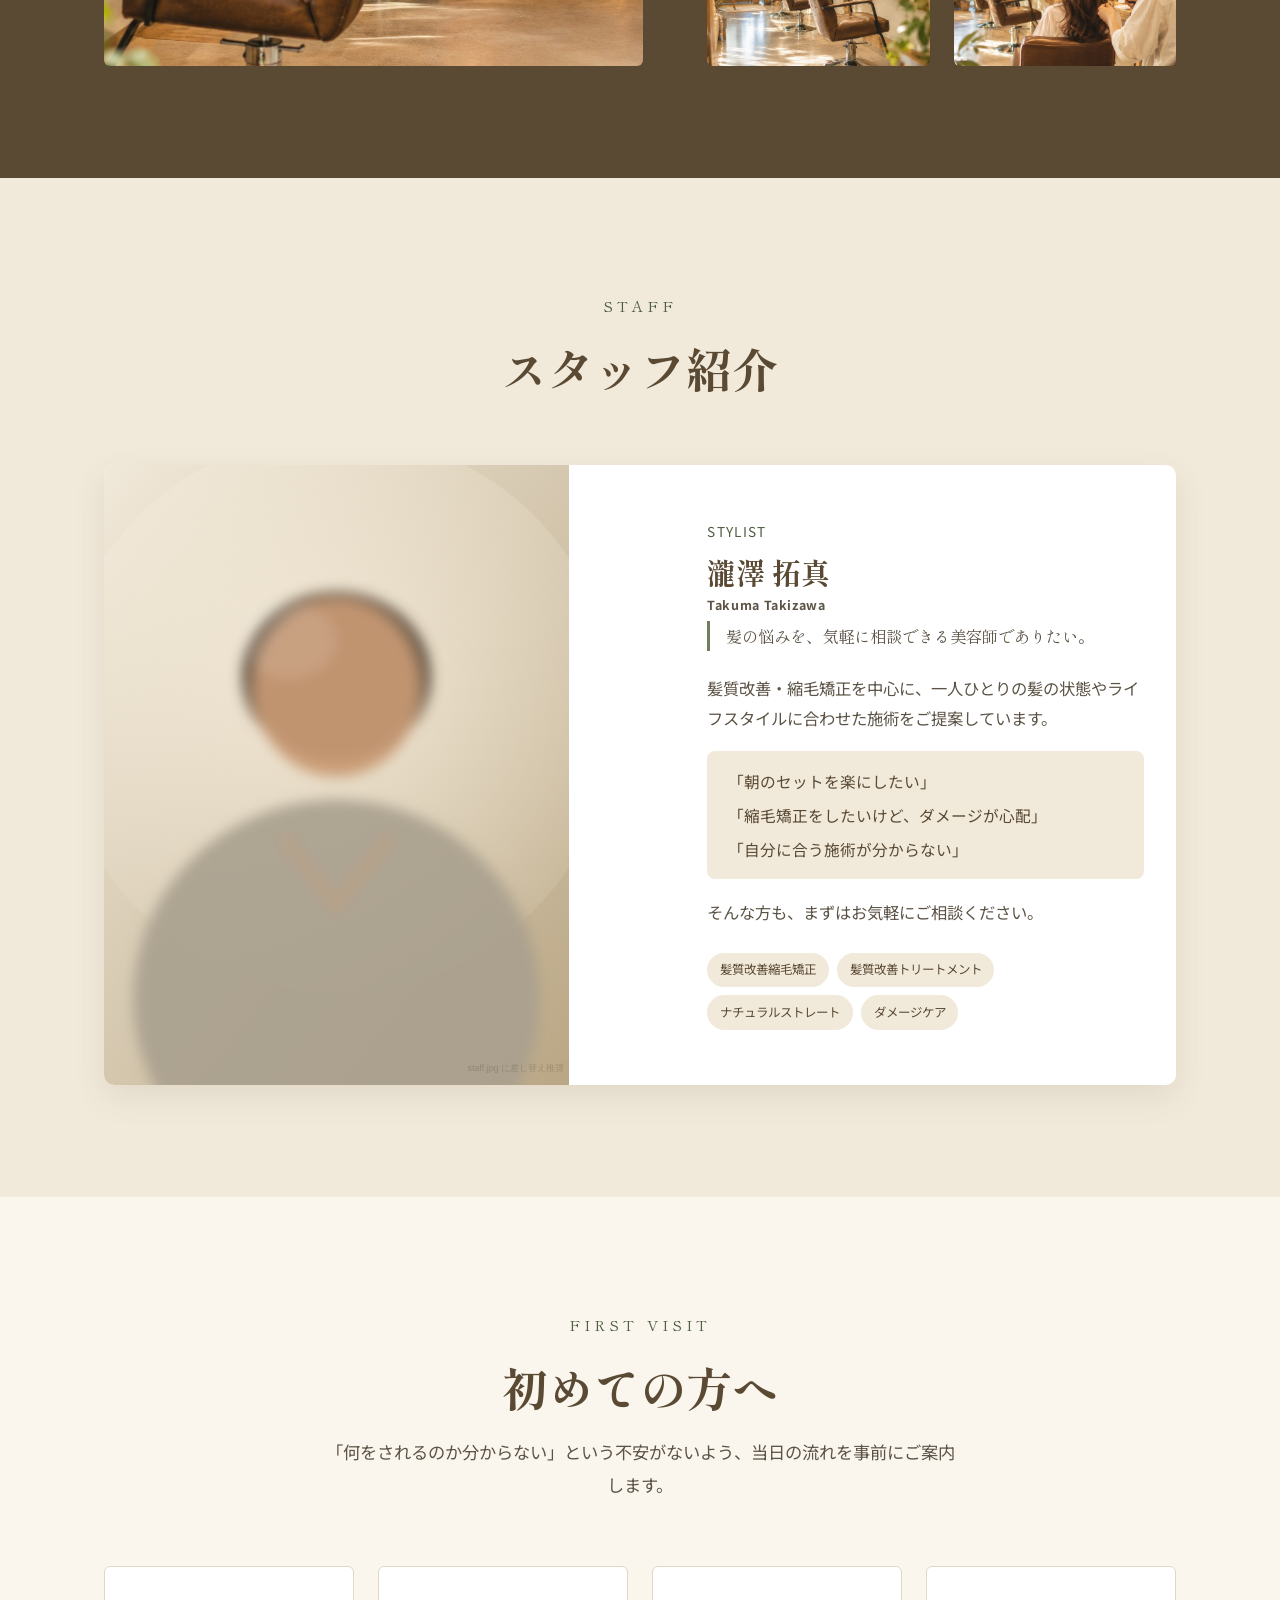
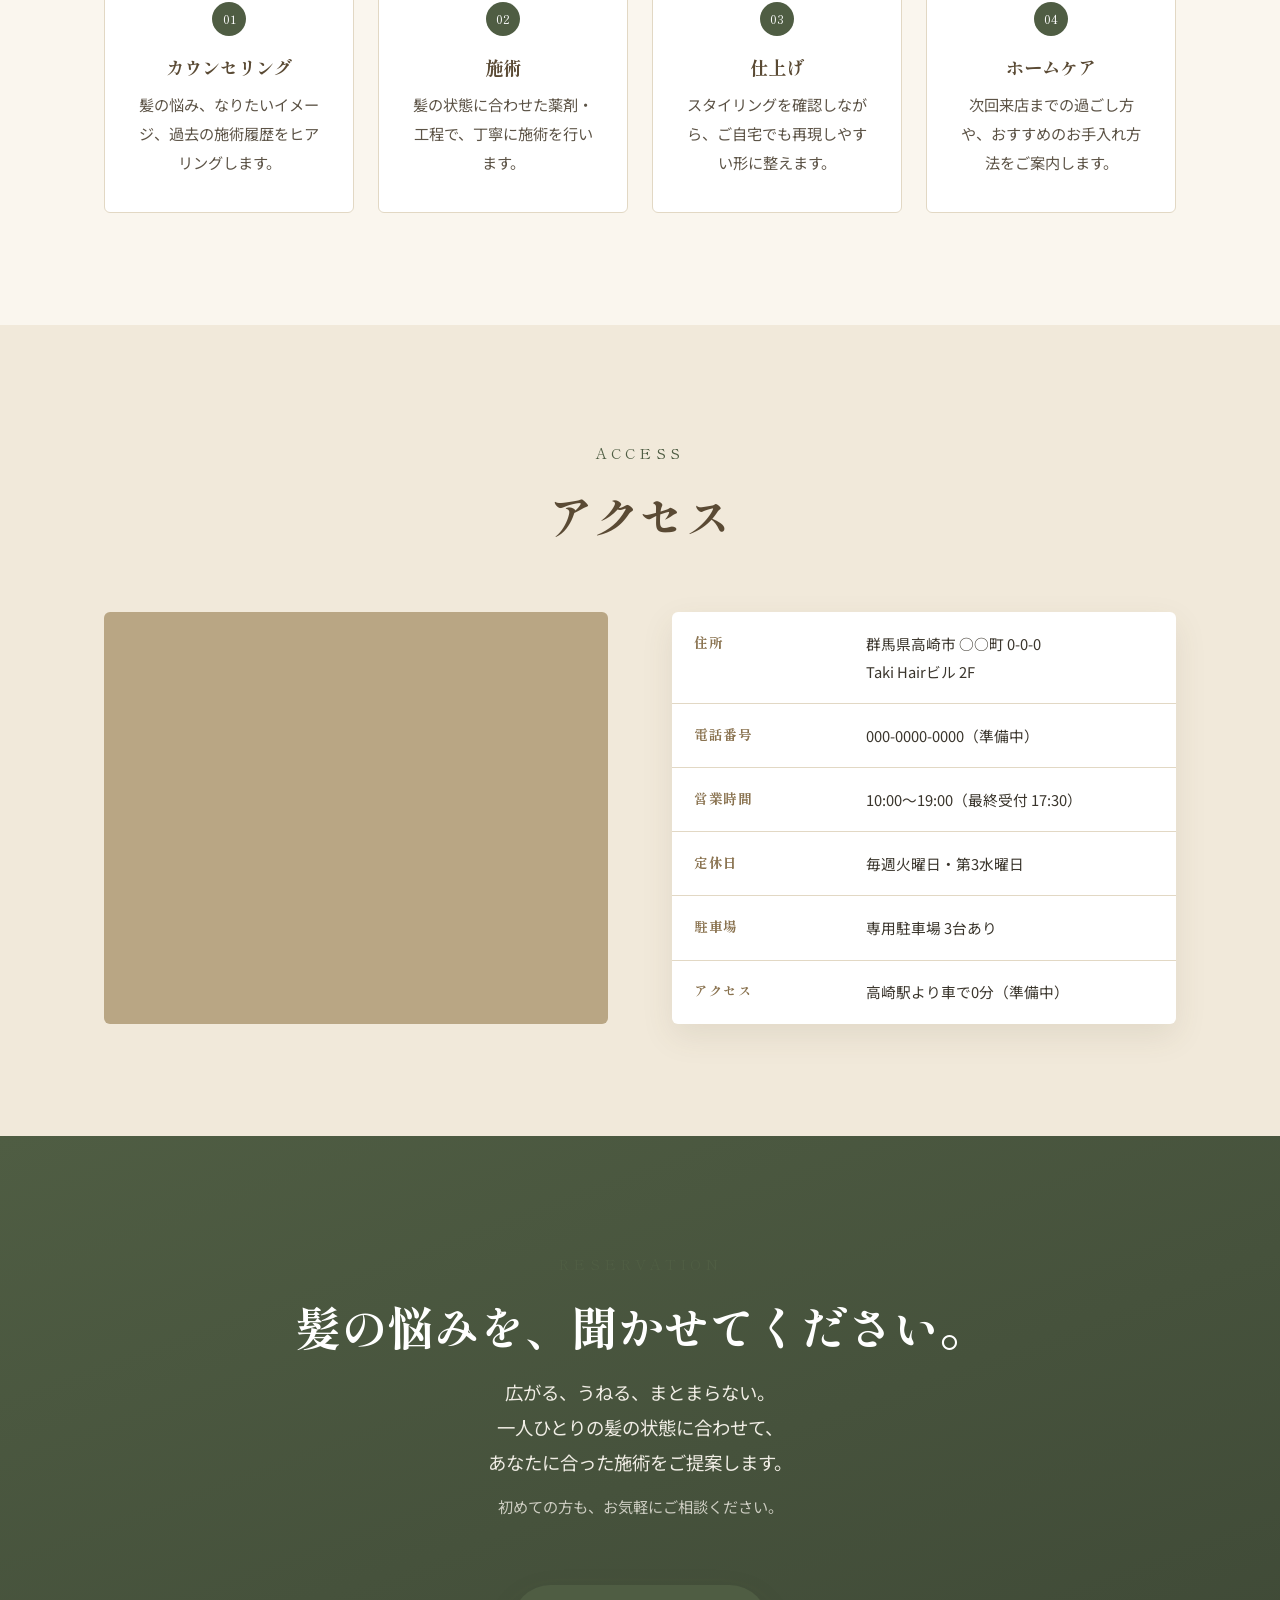
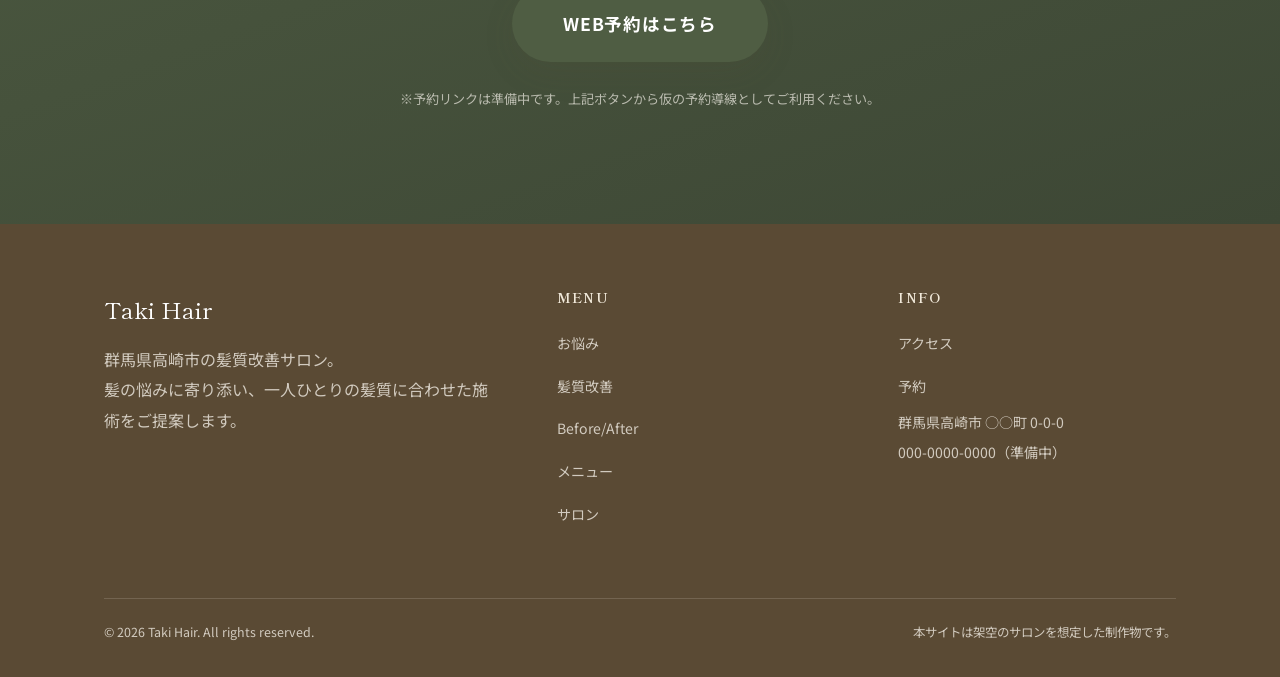
<file: taki-hair/index.html>
<!DOCTYPE html>
<html lang="ja">
<head>
<meta charset="UTF-8">
<meta name="viewport" content="width=device-width, initial-scale=1.0">
<title>Taki Hair｜高崎市の髪質改善・縮毛矯正</title>
<meta name="description" content="群馬県高崎市のTaki Hair。髪の広がり、クセ、うねり、パサつきなどのお悩みに寄り添い、一人ひとりの髪質に合わせた施術をご提案します。">
<link rel="canonical" href="https://example.com/">
<meta property="og:type" content="website">
<meta property="og:title" content="Taki Hair｜高崎市の髪質改善・縮毛矯正">
<meta property="og:description" content="群馬県高崎市のTaki Hair。髪の広がり、クセ、うねり、パサつきなどのお悩みに寄り添い、一人ひとりの髪質に合わせた施術をご提案します。">
<meta property="og:image" content="assets/images/og-image-placeholder.svg">
<meta property="og:locale" content="ja_JP">
<link rel="icon" href="data:,">
<link rel="preconnect" href="https://fonts.googleapis.com">
<link rel="preconnect" href="https://fonts.gstatic.com" crossorigin>
<link href="https://fonts.googleapis.com/css2?family=Shippori+Mincho:wght@500;600;700&family=Noto+Sans+JP:wght@300;400;500;700&display=swap" rel="stylesheet">
<link rel="stylesheet" href="css/style.css">
</head>
<body>

<div class="loader" aria-hidden="true">
  <span class="loader-mark">TAKI HAIR</span>
</div>

<header class="site-header">
  <a href="#hero" class="site-logo">Taki<span>Hair</span></a>
  <nav class="main-nav" id="main-nav">
    <ul>
      <li><a href="#worries">お悩み</a></li>
      <li><a href="#approach">髪質改善</a></li>
      <li><a href="#cases">Before/After</a></li>
      <li><a href="#menu">メニュー</a></li>
      <li><a href="#salon">サロン</a></li>
      <li><a href="#access">アクセス</a></li>
    </ul>
    <a href="#reservation" class="btn btn-primary nav-cta">WEB予約はこちら</a>
  </nav>
  <button class="nav-toggle" id="nav-toggle" aria-label="メニューを開く" aria-expanded="false" aria-controls="main-nav">
    <span></span><span></span><span></span>
  </button>
</header>

<main>

  <!-- ============ 1. HERO ============ -->
  <section class="hero" id="hero">
    <div class="container hero-inner">
      <div class="hero-text">
        <span class="hero-eyebrow" data-anim="fade-up">群馬県高崎市 髪質改善サロン</span>
        <h1 class="hero-title" data-anim="fade-up-1">朝のセット、もっと楽に。</h1>
        <p class="hero-sub" data-anim="fade-up-2">広がる、うねる、まとまらない。<br>髪の悩みに寄り添う、Taki Hairの髪質改善。</p>

        <div class="hero-menu-badge" data-anim="fade-up-2">
          <span class="label">SIGNATURE MENU</span>
          <div class="hero-menu-badge-row">
            <span class="name">髪質改善縮毛矯正＋カット</span>
            <span class="price">¥17,000〜</span>
          </div>
        </div>

        <div class="hero-actions" data-anim="fade-up-3">
          <a href="#reservation" class="btn btn-primary hero-cta">髪の悩みを相談して予約する<span aria-hidden="true"> &gt;</span></a>
        </div>
      </div>

      <div class="hero-visual" data-anim="fade-up-2">
        <img src="assets/images/hero-hair.jpg" alt="窓辺の柔らかな光の中で微笑む、艶やかでまとまりのあるロングヘアの女性" class="hero-visual-img" width="565" height="929">
      </div>
    </div>
    <div class="hero-scroll">SCROLL</div>
  </section>

  <!-- ============ 2. 悩みへの共感 ============ -->
  <section class="worries" id="worries">
    <div class="container">
      <div class="section-head" data-anim="fade-up">
        <span class="section-eyebrow">ABOUT YOUR HAIR</span>
        <h2 class="section-title">こんなお悩みありませんか？</h2>
        <p class="section-lead">一つでも当てはまるなら、それはあなたの髪質に合った施術と出会えていないだけかもしれません。</p>
      </div>

      <ul class="worry-grid">
        <li class="worry-card" data-anim="fade-up">
          <svg class="worry-icon" viewBox="0 0 48 48" fill="none" stroke="currentColor" stroke-width="1.6" aria-hidden="true">
            <path d="M24 6c6 8 11 14.5 11 21a11 11 0 1 1-22 0c0-6.5 5-13 11-21Z" stroke-linejoin="round"/>
          </svg>
          <p>髪がパサついて<br>まとまらない</p>
        </li>
        <li class="worry-card" data-anim="fade-up-1">
          <svg class="worry-icon" viewBox="0 0 48 48" fill="none" stroke="currentColor" stroke-width="1.6" aria-hidden="true">
            <path d="M6 18c6-6 12-6 18 0s12 6 18 0" stroke-linecap="round"/>
            <path d="M6 28c6-6 12-6 18 0s12 6 18 0" stroke-linecap="round"/>
          </svg>
          <p>朝セットしても<br>すぐ広がる</p>
        </li>
        <li class="worry-card" data-anim="fade-up-2">
          <svg class="worry-icon" viewBox="0 0 48 48" fill="none" stroke="currentColor" stroke-width="1.6" aria-hidden="true">
            <path d="M8 38c6-14 8-22 2-30M16 38c6-14 8-22 2-30M24 38c6-14 8-22 2-30M32 38c6-14 8-22 2-30" stroke-linecap="round"/>
          </svg>
          <p>クセやうねりが<br>気になる</p>
        </li>
        <li class="worry-card" data-anim="fade-up">
          <svg class="worry-icon" viewBox="0 0 48 48" fill="none" stroke="currentColor" stroke-width="1.6" aria-hidden="true">
            <path d="M24 6 42 40H6L24 6Z" stroke-linejoin="round"/>
            <path d="M24 20v9" stroke-linecap="round"/>
            <circle cx="24" cy="33" r="0.8" fill="currentColor" stroke="none"/>
          </svg>
          <p>縮毛矯正の<br>ダメージが心配</p>
        </li>
        <li class="worry-card" data-anim="fade-up-1">
          <svg class="worry-icon" viewBox="0 0 48 48" fill="none" stroke="currentColor" stroke-width="1.6" aria-hidden="true">
            <path d="M14 8c-4 8-4 14 0 20M34 8c4 8 4 14 0 20" stroke-linecap="round"/>
            <path d="M12 40c8-10 16-10 24 0" stroke-linecap="round"/>
          </svg>
          <p>カラーや過去の施術で<br>髪が傷んでいる</p>
        </li>
        <li class="worry-card" data-anim="fade-up-2">
          <svg class="worry-icon" viewBox="0 0 48 48" fill="none" stroke="currentColor" stroke-width="1.6" aria-hidden="true">
            <circle cx="24" cy="24" r="16"/>
            <path d="M24 15v9l6 4" stroke-linecap="round" stroke-linejoin="round"/>
          </svg>
          <p>トリートメントの効果が<br>長続きしない</p>
        </li>
      </ul>

      <div class="worries-bridge" data-anim="fade-up">
        <p>髪質改善したい。でも、自分には何が合っているんだろう？</p>
        <p>その答えは、髪をきちんと見てもらうことから見えてきます。</p>
      </div>
    </div>
  </section>

  <!-- ============ 3. Taki Hairの髪質改善 ============ -->
  <section class="approach" id="approach">
    <div class="container approach-grid">
      <div class="approach-media reveal-img" data-anim="fade-up">
        <img src="assets/images/approach-counseling.jpg" alt="お客様の髪を一束手に取り、状態を確認しながらカウンセリングするTaki Hairのスタイリスト" width="1536" height="1024" loading="lazy">
      </div>
      <div class="approach-text">
        <span class="section-eyebrow" data-anim="fade-up">OUR APPROACH</span>
        <h2 class="section-title" data-anim="fade-up-1">一人ひとり違う髪だから。</h2>
        <p data-anim="fade-up-2">同じ「髪がまとまらない」という悩みでも、その原因は人それぞれ。髪の状態、クセ、ダメージ、過去の施術履歴、普段のスタイリング。</p>
        <p data-anim="fade-up-2">Taki Hairでは丁寧なカウンセリングを通して髪の状態を確認し、一人ひとりに合わせた施術をご提案します。</p>
        <ul class="approach-points" data-anim="fade-up-3">
          <li>髪質・クセの強さ・ダメージレベルを見極めてから薬剤を選定</li>
          <li>過去のカラーや縮毛矯正の履歴もあわせて確認</li>
          <li>「髪質改善＝みんな同じ施術」ではない、オーダーメイドの提案</li>
        </ul>

        <div class="approach-match" data-anim="fade-up-4">
          <p class="approach-match-title">髪の状態に合わせて、施術は変わります。</p>
          <div class="approach-match-row">
            <span class="approach-match-condition">軽い乾燥・パサつきが気になる</span>
            <span class="approach-match-arrow">→</span>
            <span class="approach-match-treatment">髪質改善トリートメント</span>
          </div>
          <div class="approach-match-row">
            <span class="approach-match-condition">強いクセ・広がり・うねりがある</span>
            <span class="approach-match-arrow">→</span>
            <span class="approach-match-treatment">縮毛矯正＋カット</span>
          </div>
          <div class="approach-match-row">
            <span class="approach-match-condition">カラーや過去の施術でダメージが強い</span>
            <span class="approach-match-arrow">→</span>
            <span class="approach-match-treatment">ダメージレベルに応じたケア</span>
          </div>
        </div>
      </div>
    </div>
  </section>

  <!-- ============ 4. Before / After ============ -->
  <section class="cases" id="cases">
    <div class="container">
      <div class="section-head" data-anim="fade-up">
        <span class="section-eyebrow">CASE STUDY</span>
        <h2 class="section-title">髪質改善で、こんな変化を。</h2>
        <p class="section-lead">実際の施術を受けたお客様の事例をご紹介します。</p>
      </div>

      <div class="case-list">
        <article class="case-row" data-anim="fade-up">
          <div class="case-info">
            <span class="case-tag">CASE 01</span>
            <span class="case-person">30代・女性</span>
            <h3>うねり・広がりが<br>気になっていた髪が、<br>まとまりのある艶髪に。</h3>
            <p class="case-desc">朝のセットに時間がかかり、<br>湿気で広がってしまうのが悩みでした。</p>
            <p class="case-desc">髪質改善縮毛矯正で、うねりを抑え、<br>自然なストレートの艶髪に仕上げました。</p>
            <div class="case-treatment">
              <span class="case-treatment-icon" aria-hidden="true">
                <svg viewBox="0 0 24 24" fill="none" stroke="currentColor" stroke-width="1.6"><rect x="4" y="4" width="16" height="16" rx="4"/><path d="M8 12.5l2.5 2.5L16 9.5" stroke-linecap="round" stroke-linejoin="round"/></svg>
              </span>
              <span class="case-treatment-text">
                <span class="case-treatment-label">施術内容</span>
                <span class="case-treatment-name">髪質改善縮毛矯正 ＋ カット</span>
              </span>
            </div>
          </div>
          <div class="case-compare">
            <div class="case-photo-group">
              <figure class="case-photo reveal-img">
                <img src="assets/images/case/case01-before.jpg" alt="施術前の後ろ姿。うねりと広がりが見られる髪" width="414" height="294">
              </figure>
              <span class="case-photo-badge is-before">BEFORE</span>
            </div>
            <span class="case-arrow" aria-hidden="true">
              <svg viewBox="0 0 24 24" fill="none" stroke="currentColor" stroke-width="2"><path d="M9 6l6 6-6 6" stroke-linecap="round" stroke-linejoin="round"/></svg>
            </span>
            <div class="case-photo-group">
              <figure class="case-photo reveal-img">
                <img src="assets/images/case/case01-after.jpg" alt="施術後の後ろ姿。自然なストレートで艶のある髪" width="430" height="294">
              </figure>
              <span class="case-photo-badge is-after">AFTER</span>
            </div>
          </div>
        </article>

        <article class="case-row" data-anim="fade-up-1">
          <div class="case-info">
            <span class="case-tag">CASE 02</span>
            <span class="case-person">20代・女性</span>
            <h3>カラーによる乾燥・ダメージで<br>パサついていた髪が、<br>しっとりまとまる髪に。</h3>
            <p class="case-desc">繰り返しのカラーで毛先のダメージと<br>パサつきが気になっていました。</p>
            <p class="case-desc">髪質改善トリートメントで、<br>潤いとツヤのあるしなやかな髪に仕上げました。</p>
            <div class="case-treatment">
              <span class="case-treatment-icon" aria-hidden="true">
                <svg viewBox="0 0 24 24" fill="none" stroke="currentColor" stroke-width="1.6"><rect x="4" y="4" width="16" height="16" rx="4"/><path d="M8 12.5l2.5 2.5L16 9.5" stroke-linecap="round" stroke-linejoin="round"/></svg>
              </span>
              <span class="case-treatment-text">
                <span class="case-treatment-label">施術内容</span>
                <span class="case-treatment-name">髪質改善トリートメント ＋ カット</span>
              </span>
            </div>
          </div>
          <div class="case-compare">
            <div class="case-photo-group">
              <figure class="case-photo reveal-img">
                <img src="assets/images/case/case02-before.jpg" alt="施術前の後ろ姿。カラーによる乾燥とパサつきが見られる髪" width="414" height="280">
              </figure>
              <span class="case-photo-badge is-before">BEFORE</span>
            </div>
            <span class="case-arrow" aria-hidden="true">
              <svg viewBox="0 0 24 24" fill="none" stroke="currentColor" stroke-width="2"><path d="M9 6l6 6-6 6" stroke-linecap="round" stroke-linejoin="round"/></svg>
            </span>
            <div class="case-photo-group">
              <figure class="case-photo reveal-img">
                <img src="assets/images/case/case02-after.jpg" alt="施術後の後ろ姿。潤いと自然なツヤのある髪" width="430" height="280">
              </figure>
              <span class="case-photo-badge is-after">AFTER</span>
            </div>
          </div>
        </article>

        <article class="case-row" data-anim="fade-up-2">
          <div class="case-info">
            <span class="case-tag">CASE 03</span>
            <span class="case-person">40代・女性</span>
            <h3>クセとパサつきで<br>まとまりにくかった髪が、<br>扱いやすい艶髪に。</h3>
            <p class="case-desc">年齢とともに髪のクセとパサつきが強くなり、<br>まとまりにくいのが悩みでした。</p>
            <p class="case-desc">髪質改善縮毛矯正でクセを抑え、<br>自然なツヤと柔らかさのある髪に仕上げました。</p>
            <div class="case-treatment">
              <span class="case-treatment-icon" aria-hidden="true">
                <svg viewBox="0 0 24 24" fill="none" stroke="currentColor" stroke-width="1.6"><rect x="4" y="4" width="16" height="16" rx="4"/><path d="M8 12.5l2.5 2.5L16 9.5" stroke-linecap="round" stroke-linejoin="round"/></svg>
              </span>
              <span class="case-treatment-text">
                <span class="case-treatment-label">施術内容</span>
                <span class="case-treatment-name">髪質改善縮毛矯正 ＋ カット</span>
              </span>
            </div>
          </div>
          <div class="case-compare">
            <div class="case-photo-group">
              <figure class="case-photo reveal-img">
                <img src="assets/images/case/case03-before.jpg" alt="施術前の後ろ姿。クセとパサつき、まとまりにくさが見られる髪" width="414" height="280">
              </figure>
              <span class="case-photo-badge is-before">BEFORE</span>
            </div>
            <span class="case-arrow" aria-hidden="true">
              <svg viewBox="0 0 24 24" fill="none" stroke="currentColor" stroke-width="2"><path d="M9 6l6 6-6 6" stroke-linecap="round" stroke-linejoin="round"/></svg>
            </span>
            <div class="case-photo-group">
              <figure class="case-photo reveal-img">
                <img src="assets/images/case/case03-after.jpg" alt="施術後の後ろ姿。自然なストレートで扱いやすい髪" width="430" height="280">
              </figure>
              <span class="case-photo-badge is-after">AFTER</span>
            </div>
          </div>
        </article>
      </div>

      <div class="cases-more" data-anim="fade-up">
        <button type="button" class="btn btn-outline">他の施術事例を見る <span aria-hidden="true">→</span></button>
      </div>

      <p class="cases-note" data-anim="fade-up">※掲載画像はイメージです。仕上がりには個人差があります。</p>
    </div>
  </section>

  <!-- ============ 5. 選ばれる理由 ============ -->
  <section class="reasons" id="reasons">
    <div class="container">
      <div class="section-head" data-anim="fade-up">
        <span class="section-eyebrow">WHY TAKI HAIR</span>
        <h2 class="section-title">Taki Hairが選ばれる理由</h2>
      </div>

      <div class="reason-grid">
        <div class="reason-card" data-anim="fade-up">
          <span class="reason-num">01</span>
          <h3>丁寧なカウンセリング</h3>
          <p>髪の悩みだけでなく、普段のスタイリングや過去の施術履歴なども確認したうえで施術をご提案します。</p>
        </div>
        <div class="reason-card" data-anim="fade-up-1">
          <span class="reason-num">02</span>
          <h3>髪の状態に合わせた施術</h3>
          <p>一人ひとり異なる髪の状態・ダメージレベルを見極め、その髪に合った薬剤・工程をご提案します。</p>
        </div>
        <div class="reason-card" data-anim="fade-up-2">
          <span class="reason-num">03</span>
          <h3>落ち着いて過ごせる空間</h3>
          <p>カフェのような落ち着いた空間で、初めての方でもリラックスして施術を受けていただけます。</p>
        </div>
      </div>
    </div>
  </section>

  <!-- ============ 6. MENU ============ -->
  <section class="menu" id="menu">
    <div class="container">
      <div class="section-head" data-anim="fade-up">
        <span class="section-eyebrow">MENU</span>
        <h2 class="section-title">髪質改善メニュー</h2>
        <p class="section-lead">まずは看板メニューから。あなたの髪の状態に合わせて、当日カウンセリングでご提案します。</p>
      </div>

      <div class="menu-featured" data-anim="fade-up">
        <span class="menu-featured-badge">FEATURED MENU</span>
        <div class="menu-featured-body">
          <h3>髪質改善縮毛矯正＋カット</h3>
          <p>広がり・クセ・うねりなど、髪のまとまりに悩んでいる方へ。</p>
        </div>
        <div class="menu-featured-price">
          <span class="price">¥17,000〜</span>
          <span class="from">税込 / カウンセリング込み</span>
        </div>
      </div>

      <div class="menu-list" data-anim="fade-up-1">
        <div class="menu-row">
          <span class="menu-row-name">カット＋フルカラー＋トリートメント<span>髪色チェンジと同時にダメージケアもしたい方に</span></span>
          <span class="menu-row-price">PRICE</span>
        </div>
        <div class="menu-row">
          <span class="menu-row-name">パーマ<span>くせを活かした、または動きをつけたスタイルに</span></span>
          <span class="menu-row-price">PRICE</span>
        </div>
        <div class="menu-row">
          <span class="menu-row-name">髪質改善トリートメント<span>薬剤を使わず内側から髪をケアしたい方に</span></span>
          <span class="menu-row-price">PRICE</span>
        </div>
        <div class="menu-row">
          <span class="menu-row-name">カット<span>丁寧なカウンセリングをもとにしたスタイルカット</span></span>
          <span class="menu-row-price">PRICE</span>
        </div>
        <div class="menu-row">
          <span class="menu-row-name">カラー<span>髪へのダメージに配慮したカラーリング</span></span>
          <span class="menu-row-price">PRICE</span>
        </div>
      </div>

      <p class="menu-price-note" data-anim="fade-up">※PRICE表記のメニューは価格を準備中です。詳しくはお問い合わせください。髪の長さ・量により価格が変動する場合があります。</p>

      <div class="menu-cta" data-anim="fade-up">
        <a href="#reservation" class="btn btn-primary">予約する</a>
      </div>
    </div>
  </section>

  <!-- ============ 7. SALON ============ -->
  <section class="salon" id="salon">
    <div class="container">
      <div class="salon-layout">
        <div class="section-head salon-head" data-anim="fade-up">
          <span class="section-eyebrow">SALON</span>
          <h2 class="section-title">美容室だけど、少しカフェに来るような感覚で。</h2>
          <p class="salon-copy">初めての方でも、肩の力を抜いて過ごせる空間。木目、植物、柔らかい照明に包まれて、髪と向き合う時間をゆっくりお過ごしください。</p>
        </div>

        <div class="salon-photo-main reveal-img" data-anim="fade-up-1">
          <img src="assets/images/salon-main.jpg" alt="木目と観葉植物、柔らかい照明に包まれたTaki Hairの店内" width="1536" height="1024" loading="lazy">
        </div>

        <div class="salon-subgrid">
          <div class="salon-photo-sub reveal-img" data-anim="fade-up-2">
            <img src="assets/images/salon-space.jpg" alt="別角度から見た、奥行きのある落ち着いたTaki Hairの店内" width="1536" height="1024" loading="lazy">
          </div>
          <div class="salon-photo-sub reveal-img" data-anim="fade-up-3">
            <img src="assets/images/salon-styling.jpg" alt="お客様の髪をゆっくりとセットするTaki Hairのスタイリスト" width="1536" height="1024" loading="lazy">
          </div>
        </div>
      </div>
    </div>
  </section>

  <!-- ============ 8. STAFF ============ -->
  <section class="staff" id="staff">
    <div class="container">
      <div class="section-head" data-anim="fade-up">
        <span class="section-eyebrow">STAFF</span>
        <h2 class="section-title">スタッフ紹介</h2>
      </div>

      <div class="staff-card" data-anim="fade-up">
        <div class="staff-photo">
          <img src="assets/images/staff-placeholder.svg" alt="Taki Hairスタイリスト 瀧澤拓真の写真" width="700" height="900">
        </div>
        <div class="staff-body">
          <span class="staff-role">STYLIST</span>
          <h3 class="staff-name">瀧澤 拓真<small>Takuma Takizawa</small></h3>
          <p class="staff-catch">髪の悩みを、気軽に相談できる美容師でありたい。</p>
          <div class="staff-profile">
            <p>髪質改善・縮毛矯正を中心に、一人ひとりの髪の状態やライフスタイルに合わせた施術をご提案しています。</p>
            <ul class="staff-worries">
              <li>「朝のセットを楽にしたい」</li>
              <li>「縮毛矯正をしたいけど、ダメージが心配」</li>
              <li>「自分に合う施術が分からない」</li>
            </ul>
            <p>そんな方も、まずはお気軽にご相談ください。</p>
          </div>
          <div class="staff-tags">
            <span>髪質改善縮毛矯正</span>
            <span>髪質改善トリートメント</span>
            <span>ナチュラルストレート</span>
            <span>ダメージケア</span>
          </div>
        </div>
      </div>
    </div>
  </section>

  <!-- ============ 9. 初めての方へ ============ -->
  <section class="first-visit" id="first-visit">
    <div class="container">
      <div class="section-head" data-anim="fade-up">
        <span class="section-eyebrow">FIRST VISIT</span>
        <h2 class="section-title">初めての方へ</h2>
        <p class="section-lead">「何をされるのか分からない」という不安がないよう、当日の流れを事前にご案内します。</p>
      </div>

      <div class="step-grid">
        <div class="step-card" data-anim="fade-up">
          <span class="step-num">01</span>
          <h3>カウンセリング</h3>
          <p>髪の悩み、なりたいイメージ、過去の施術履歴をヒアリングします。</p>
        </div>
        <div class="step-card" data-anim="fade-up-1">
          <span class="step-num">02</span>
          <h3>施術</h3>
          <p>髪の状態に合わせた薬剤・工程で、丁寧に施術を行います。</p>
        </div>
        <div class="step-card" data-anim="fade-up-2">
          <span class="step-num">03</span>
          <h3>仕上げ</h3>
          <p>スタイリングを確認しながら、ご自宅でも再現しやすい形に整えます。</p>
        </div>
        <div class="step-card" data-anim="fade-up-3">
          <span class="step-num">04</span>
          <h3>ホームケア</h3>
          <p>次回来店までの過ごし方や、おすすめのお手入れ方法をご案内します。</p>
        </div>
      </div>
    </div>
  </section>

  <!-- ============ 10. ACCESS ============ -->
  <section class="access" id="access">
    <div class="container">
      <div class="section-head" data-anim="fade-up">
        <span class="section-eyebrow">ACCESS</span>
        <h2 class="section-title">アクセス</h2>
      </div>

      <div class="access-grid">
        <div class="access-map reveal-img" data-anim="fade-up">
          <iframe
            title="Taki Hair 地図"
            src="https://www.google.com/maps?q=%E7%BE%A4%E9%A6%AC%E7%9C%8C%E9%AB%98%E5%B4%8E%E5%B8%82&output=embed"
            loading="lazy"
            referrerpolicy="no-referrer-when-downgrade">
          </iframe>
        </div>

        <table class="access-table" data-anim="fade-up-1">
          <tbody>
            <tr>
              <th scope="row">住所</th>
              <td>群馬県高崎市 ○○町 0-0-0<br>Taki Hairビル 2F</td>
            </tr>
            <tr>
              <th scope="row">電話番号</th>
              <td>000-0000-0000（準備中）</td>
            </tr>
            <tr>
              <th scope="row">営業時間</th>
              <td>10:00〜19:00（最終受付 17:30）</td>
            </tr>
            <tr>
              <th scope="row">定休日</th>
              <td>毎週火曜日・第3水曜日</td>
            </tr>
            <tr>
              <th scope="row">駐車場</th>
              <td>専用駐車場 3台あり</td>
            </tr>
            <tr>
              <th scope="row">アクセス</th>
              <td>高崎駅より車で0分（準備中）</td>
            </tr>
          </tbody>
        </table>
      </div>
    </div>
  </section>

  <!-- ============ 11. RESERVATION ============ -->
  <section class="reservation" id="reservation">
    <div class="container">
      <span class="section-eyebrow" data-anim="fade-up">RESERVATION</span>
      <h2 class="section-title" data-anim="fade-up-1">髪の悩みを、聞かせてください。</h2>
      <p class="reservation-lead" data-anim="fade-up-2">広がる、うねる、まとまらない。<br>一人ひとりの髪の状態に合わせて、<br>あなたに合った施術をご提案します。</p>
      <p class="reservation-sub" data-anim="fade-up-2">初めての方も、お気軽にご相談ください。</p>
      <div class="reservation-actions" data-anim="fade-up-3">
        <a href="#" class="btn btn-primary btn-lg">WEB予約はこちら</a>
      </div>
      <p class="reservation-note" data-anim="fade-up-4">※予約リンクは準備中です。上記ボタンから仮の予約導線としてご利用ください。</p>
    </div>
  </section>

</main>

<footer class="site-footer">
  <div class="container">
    <div class="footer-grid">
      <div class="footer-col">
        <p class="footer-logo">Taki Hair</p>
        <p>群馬県高崎市の髪質改善サロン。<br>髪の悩みに寄り添い、一人ひとりの髪質に合わせた施術をご提案します。</p>
      </div>
      <div class="footer-col">
        <h4>MENU</h4>
        <ul>
          <li><a href="#worries">お悩み</a></li>
          <li><a href="#approach">髪質改善</a></li>
          <li><a href="#cases">Before/After</a></li>
          <li><a href="#menu">メニュー</a></li>
          <li><a href="#salon">サロン</a></li>
        </ul>
      </div>
      <div class="footer-col">
        <h4>INFO</h4>
        <ul>
          <li><a href="#access">アクセス</a></li>
          <li><a href="#reservation">予約</a></li>
          <li>群馬県高崎市 ○○町 0-0-0</li>
          <li>000-0000-0000（準備中）</li>
        </ul>
      </div>
    </div>
    <div class="footer-bottom">
      <span>&copy; 2026 Taki Hair. All rights reserved.</span>
      <span>本サイトは架空のサロンを想定した制作物です。</span>
    </div>
  </div>
</footer>

<div class="floating-cta" id="floating-cta">
  <a href="#reservation" class="btn btn-primary btn-block">WEB予約はこちら</a>
</div>

<script src="js/main.js"></script>
</body>
</html>
</file>
<file: portfolio/style.css>
/* サイト全体のスクロールを滑らかにする魔法の1行 */
html {
  scroll-behavior: smooth;
}
/* ==========================================================================
   ブラウザの初期設定リセット ＆ 全体設定
   ========================================================================== */

/* 1. すべての要素の余白をゼロにし、サイズ計算を「枠線込み」にする */
*,
*::before,
*::after {
  box-sizing: border-box; /* これが超重要！ */
  margin: 0;
  padding: 0;
}

/* 2. リンクの文字の下線を消し、文字色を黒（または親要素と同じ）にする */
a {
  text-decoration: none;
  color: inherit; /* 親の文字色を引き継ぐ設定 */
}

/* 3. 画像の下に生まれる謎の隙間を消し、横揺れを防ぐ */
img {
  max-width: 100%;
  height: auto;
  vertical-align: bottom;
}

/* 4. サイト全体の文字フォントと背景の基本設定 */
body {
  font-family: "Helvetica Neue", Arial, "Hiragino Kaku Gothic ProN", "Hiragino Sans", Meiryo, sans-serif;
  color: #222222;           /* 基本の文字色（少し優しい黒） */
  background-color: #ffffff; /* 基本の背景色（白） */
  line-height: 1.6;
  overflow-x: hidden;       /* スマホでの「右側の謎の余白（横揺れ）」を強制的に防ぐ */
}



/* ==========================================================================
   1. 初期設定 ＆ 全体リセット
   ========================================================================== */
*,
*::before,
*::after {
  box-sizing: border-box;
  margin: 0;
  padding: 0;
}

body {
  font-family: "Helvetica Neue", Arial, "Hiragino Kaku Gothic ProN", "Hiragino Sans", Meiryo, sans-serif;
  color: #222222;
  background-color: #ffffff;
  line-height: 1.8;
  overflow-x: hidden; /* スマホの横揺れバグを防ぐ */
}

a {
  text-decoration: none;
  color: inherit;
}

img {
  max-width: 100%;
  height: auto;
  vertical-align: bottom;
}

/* 共通の見出しパーツ */
.sub-title {
  display: block;
  font-size: 12px;
  font-family: 'Montserrat', sans-serif;
  letter-spacing: 0.25em;
  color: #888888;
  margin-bottom: 5px;
  text-align: left;
}

.section-title {
  font-size: 26px;
  font-weight: bold;
  color: #222222;
  margin-bottom: 35px;
  text-align: left;
  letter-spacing: 0.05em;
}


/* ==========================================================================
   2. レイアウトの土台（画面の横幅を中央に揃える）
   ========================================================================== */
.policy-container,
.about-intro-container,
.works-section,
.about-section,     /* 👈ここを追加！ */
.skill-container {  /* 👈ついでにスキルも中央に寄せるために追加！ */
  max-width: 1000px; 
  margin: 0 auto;    
  padding: 60px 20px; 
}



#header {
    width: 100%;
    display: flex;
    justify-content: space-between;
    padding: 30px 60px;
    align-items: center;
}
#header ul {
    display: flex;
}
#header li {
    padding-right: 30px;
    list-style: none;
}


/* ==========================================================================
   メインビジュアル（ファーストビュー）の大改造
   ========================================================================== */
#mainvisual {
  background-color: #f8f9fa; /* ごく薄い、上品なライトグレー */
  width: 100%;
  height: 60vh;              /* 画面の高さの約6割を使ってゆったり見せる */
  display: flex;
  align-items: center;       /* 文字を上下の真ん中に配置 */
  justify-content: center;    /* 文字を左右の真ん中に配置 */
  text-align: center;        /* テキスト自体をセンター揃えにする */
  border-bottom: 1px solid #eeeeee;
}

.hero-content {
  padding: 0 20px;
}

/* 英語のメインキャッチコピー */
.hero-content h2 {
  font-size: 38px;           /* 文字を大きくして主役に */
  font-weight: 800;          /* かなり太めにしてインパクトを出す */
  font-family: 'Montserrat', sans-serif; /* 英語がキレイに見えるフォント */
  letter-spacing: 0.15em;    /* 文字の間隔を広げて高級感を出す */
  color: #111111;
  margin-bottom: 20px;       /* 下の日本語とのすき間 */
}

/* 日本語のサブキャッチコピー */
.hero-content h3 {
  font-size: 16px;
  font-weight: 500;
  letter-spacing: 0.2em;     /* 日本語も少し間隔を広げて洗練させる */
  color: #555555;            /* 文字色を少しだけ優しく */
}




/* ==========================================================================
   3. 自己紹介セクション（About）
   ========================================================================== */
/* 左側に綺麗な黒い縦線を引く */
.about-text-box {
  border-left: 2px solid #222222;
  padding-left: 25px;
  margin-bottom: 60px;
}

.about-lead {
  font-size: 16px;
  color: #222222;
}

/* 大切にしている3つのこと */
.policy-title {
  font-size: 20px;
  font-weight: bold;
  margin-bottom: 30px;
}

.policy-list {
  list-style: none;
  padding: 0;
}

.policy-item {
  margin-bottom: 35px;
}

.item-title {
  display: block;
  font-size: 17px;
  font-weight: bold;
  color: #111111;
  margin-bottom: 8px;
}

.item-text {
  font-size: 15px;
  color: #555555; /* 本文は少し優しくして読みやすく */
}

/* ==========================================================================
   4. 制作実績セクション（Works）
   ========================================================================== */
/* 実績を横に2つ並べるための魔法のコード */
.works-container {
  display: flex;
  flex-wrap: wrap;
  gap: 40px;
}

/* 実績1つずつの四角いボックス設定 */
.works-item {
  width: calc(50% - 20px); /* PCでは2段（50%ずつ）に並べる */
  box-sizing: border-box;
}

/* 画像の周りに薄いグレーの綺麗な線を引く */
.works-image-wrapper {
  border: 1px solid #e5e5e5;
  background-color: #fafafa;
  margin-bottom: 20px;
  overflow: hidden;
  height: 250px;
}

.works-image {
  width: 100%;
  height: 250px;
  display: block;
  object-fit: cover;
  object-position: top;
}

.works-item-title {
  font-size: 18px;
  font-weight: bold;
  color: #222222;
  margin-bottom: 12px;
}

.works-item-desc {
  font-size: 14px;
  color: #666666;
  margin-bottom: 25px;
  min-height: 68px; /* 説明文の長さがズレてもボタンの位置を揃える */
}

/* 線だけで囲まれた透明なボタン */
.works-btn {
  display: inline-block;
  padding: 12px 35px;
  border: 1px solid #222222;
  color: #222222;
  font-size: 13px;
  font-weight: bold;
  letter-spacing: 0.1em;
  transition: all 0.3s ease; /* ふわっと動かす設定 */
}

/* マウスを乗せたら白黒がひっくり返る */
.works-btn:hover {
  background-color: #222222;
  color: #ffffff;
}

/* ==========================================================================
   5. お問い合わせセクション（Contact）
   ========================================================================== */
.contact-section {
  background-color: #1a1a1a; /* 高級感のある少し優しい黒 */
  padding: 90px 0;
  text-align: center;       /* 中身をすべて真ん中寄せ */
}

.contact-inner {
  max-width: 800px;
  margin: 0 auto;
  padding: 0 20px;
}

.contact-sub {
  text-align: center;
  color: #777777;
}

.contact-title {
  color: #ffffff;
  text-align: center;
  margin-bottom: 25px;
}

.contact-text {
  font-size: 15px;
  color: #cccccc;
  margin-bottom: 45px;
}

/* ボタンを中央で横並びにする */
.contact-links {
  display: flex;
  justify-content: center;
  gap: 25px;
  flex-wrap: wrap;
}

.contact-btn {
  display: inline-block;
  width: 260px;
  padding: 16px 0;
  border: 1px solid #ffffff;
  color: #ffffff;
  font-size: 14px;
  font-weight: bold;
  letter-spacing: 0.05em;
  transition: all 0.3s ease;
}

/* マウスを乗せたら黒背景から白背景に反転 */
.contact-btn:hover {
  background-color: #ffffff;
  color: #1a1a1a;
}

/* ==========================================================================
   6. フッター（Footer）
   ========================================================================== */
.site-footer {
  background-color: #111111; /* Contactよりさらに深い真っ黒 */
  padding: 25px 0;
  text-align: center;
  border-top: 1px solid #252525;
}

.copyright {
  font-size: 11px;
  font-family: 'Montserrat', sans-serif;
  letter-spacing: 0.1em;
  color: #555555;
}

/* ==========================================================================
   7. 📱 スマホ用のレスポンシブ対応（画面幅767px以下）
   ========================================================================== */
@media (max-width: 767px) {
  .policy-container,
  .about-intro-container,
  .works-section {
    padding: 40px 20px;
  }
  
  /* 実績をスマホでは縦1列（100%）にする */
  .works-item {
    width: 100%;
    margin-bottom: 20px;
  }
  
  .works-item-desc {
    min-height: auto; /* スマホでは高さ制限を解除 */
  }

  /* お問い合わせボタンをスマホでは画面いっぱいに広げて押しやすく */
  .contact-btn {
    width: 100%;
  }
}
/* 📱 スマホで見たら文字サイズを自動で小さくする（レスポンシブ） */
@media (max-width: 767px) {
    #header {
        flex-direction: column;
    }
    #header .site-title {
        padding: 30px 0;
    }
    #header li {
        padding: 30px 15px;
    }
  #mainvisual {
    height: 50vh;            /* スマホでは高さを少しコンパクトに */
  }
  .hero-content h2 {
    font-size: 24px;         /* スマホで画面からはみ出さないサイズに */
    letter-spacing: 0.1em;
  }
  .hero-content h3 {
    font-size: 13px;
    line-height: 1.6;
  }
}
</file>
<file: sanndaimebuhei/style.css>
:root{
    --ai: #1F3A52;         /* 藍色 - メインダーク */
    --ai-deep: #142839;    /* 濃藍 */
    --kinari: #F4EEE0;     /* 生成り - 背景 */
    --kinari-soft: #EFE7D4;
    --ume: #8A3B49;        /* 梅ワイン - アクセント */
    --ume-deep: #6B2C38;
    --yamabuki: #C99A3A;   /* 山吹 - 差し色 */
    --sumi: #241F1B;       /* 墨 - テキスト */
    --sage: #6E7C5C;       /* 子供食堂セクション用 */
    --line: rgba(36,31,27,0.14);
  }
  *{box-sizing:border-box; margin:0; padding:0;}
  html{scroll-behavior:smooth;}
  body{
    background:var(--kinari);
    color:var(--sumi);
    font-family:'Zen Kaku Gothic New', sans-serif;
    font-weight:400;
    line-height:1.9;
    overflow-x:hidden;
  }
  h1,h2,h3, .mincho{ font-family:'Shippori Mincho', serif; }
  a{ color:inherit; text-decoration:none; }
  img{max-width:100%; display:block;}
  .wrap{ max-width:1080px; margin:0 auto; padding:0 28px; }
  .eyebrow{
    font-family:'Shippori Mincho', serif;
    font-size:14px;
    letter-spacing:0.32em;
    color:var(--ume);
    display:flex; align-items:center; gap:14px;
    margin-bottom:22px;
  }
  .eyebrow::before{ content:""; width:28px; height:1px; background:var(--ume); display:inline-block;}

  /* ---------- ヘッダー ナビ ---------- */
  header{
    position:fixed; top:0; left:0; right:0; z-index:100;
    display:flex; justify-content:space-between; align-items:center;
    padding:18px 32px;
    mix-blend-mode:difference;
    color:#F4EEE0;
  }
  header .logo{ font-family:'Shippori Mincho', serif; font-size:19px; letter-spacing:0.14em; font-weight:600;}
  header nav{ display:flex; gap:28px; font-size:13px; letter-spacing:0.08em; }
  header nav a{ opacity:0.85; }
  header nav a:hover{ opacity:1; text-decoration:underline; text-underline-offset:5px;}
  @media (max-width: 720px){ header nav{ display:none; } }

  /* ---------- HERO ---------- */
  .hero{
    position:relative;
    height:100svh;
    min-height:640px;
    display:flex; align-items:flex-end;
    background:
      radial-gradient(ellipse at 30% 20%, rgba(201,154,58,0.20), transparent 55%),
      linear-gradient(180deg, var(--ai) 0%, var(--ai-deep) 100%);
    color:var(--kinari);
    overflow:hidden;
  }
  .hero::after{
    content:"";
    position:absolute; inset:0;
    background-image:
      repeating-linear-gradient(90deg, rgba(244,238,224,0.045) 0 1px, transparent 1px 84px);
    pointer-events:none;
  }
  .hero-lantern{
    position:absolute; top:-60px; right:8%; width:180px; height:180px;
    border-radius:50%;
    background:radial-gradient(circle at 40% 35%, rgba(201,154,58,0.55), rgba(201,154,58,0) 70%);
    filter:blur(4px);
  }
  .hero-inner{ position:relative; z-index:2; width:100%; padding:0 32px 76px; }
  .hero-kicker{
    font-size:13px; letter-spacing:0.4em; color:var(--yamabuki);
    margin-bottom:26px; font-family:'Shippori Mincho', serif;
  }
  .hero h1{
    font-size:clamp(46px, 9vw, 104px);
    font-weight:600;
    line-height:1.05;
    letter-spacing:0.03em;
  }
  .hero-tagline{
    margin-top:24px; font-size:clamp(15px,2vw,18px);
    font-family:'Shippori Mincho', serif; letter-spacing:0.08em;
    max-width:34ch; opacity:0.92;
  }
  .hero-cta{ display:flex; gap:16px; margin-top:44px; flex-wrap:wrap; }
  .btn{
    display:inline-flex; align-items:center; gap:10px;
    padding:15px 30px; font-size:14px; letter-spacing:0.1em;
    border:1px solid rgba(244,238,224,0.5);
    transition:all .35s ease;
  }
  .btn-solid{ background:var(--yamabuki); color:var(--ai-deep); border-color:var(--yamabuki); font-weight:700;}
  .btn-solid:hover{ background:#e0b654; }
  .btn-line:hover{ background:rgba(244,238,224,0.12); border-color:var(--kinari); }
  .hero-scroll{
    position:absolute; right:32px; bottom:28px; z-index:2;
    writing-mode:vertical-rl; font-size:11px; letter-spacing:0.3em; opacity:0.7;
    display:flex; align-items:center; gap:10px;
  }
  .hero-scroll::after{ content:""; width:1px; height:52px; background:rgba(244,238,224,0.5); display:block;}

  /* ---------- のれん ディバイダー（シグネチャー要素） ---------- */
  .noren{
    position:relative;
    display:flex;
    height:96px;
    background:var(--ume-deep);
    overflow:hidden;
  }
  .noren span{
    flex:1;
    border-right:1px solid rgba(244,238,224,0.16);
    transform:translateY(-100%);
    transition:transform 0.9s cubic-bezier(.16,.9,.28,1);
  }
  .noren.reveal span{ transform:translateY(0); }
  .noren span:nth-child(odd){ transition-delay:.02s; }
  .noren span:nth-child(3n){ transition-delay:.09s; }
  .noren span:nth-child(4n){ transition-delay:.15s; }
  .noren-crest{
    position:absolute; left:50%; top:0; transform:translateX(-50%);
    color:var(--kinari); font-family:'Shippori Mincho', serif;
    font-size:13px; letter-spacing:0.5em; padding-top:36px; z-index:3;
    opacity:0; transition:opacity 1s ease 0.6s;
  }
  .noren.reveal .noren-crest{ opacity:0.85; }

  /* ---------- セクション共通 ---------- */
  section{ padding:112px 0; position:relative; }
  .section-head{ max-width:640px; margin-bottom:64px; }
  .section-head h2{ font-size:clamp(30px,4vw,42px); font-weight:600; line-height:1.4;}
  .section-head p{ margin-top:18px; font-size:15px; opacity:0.82; max-width:52ch;}

  /* ---------- ABOUT ---------- */
  .about{ background:var(--kinari); }
  .about-grid{ display:grid; grid-template-columns: 1fr 1fr; gap:64px; align-items:start; }
  .about-lead{ font-size:22px; font-family:'Shippori Mincho', serif; line-height:2; }
  .about-lead .accent{ color:var(--ume); }
  .about-facts{ display:flex; flex-direction:column; gap:0; border-top:1px solid var(--line); }
  .fact{ display:flex; justify-content:space-between; padding:20px 0; border-bottom:1px solid var(--line); font-size:14px;}
  .fact dt{ letter-spacing:0.14em; opacity:0.6; }
  .fact dd{ font-family:'Shippori Mincho', serif; font-size:16px; text-align:right;}
  @media (max-width:800px){ .about-grid{ grid-template-columns:1fr; gap:40px; } }

  /* ---------- MENU ---------- */
  .menu{ background:var(--ai); color:var(--kinari); }
  .menu .eyebrow{ color:var(--yamabuki); }
  .menu .eyebrow::before{ background:var(--yamabuki); }
  .menu-grid{ display:grid; grid-template-columns:repeat(3,1fr); gap:1px; background:rgba(244,238,224,0.16); border:1px solid rgba(244,238,224,0.16); }
  .menu-card{ background:var(--ai); padding:38px 30px; transition:background .4s ease; }
  .menu-card:hover{ background:var(--ai-deep); }
  .menu-card .num{ font-family:'Shippori Mincho',serif; font-size:12px; color:var(--yamabuki); letter-spacing:0.2em;}
  .menu-card h3{ font-size:22px; margin:16px 0 12px; font-weight:600;}
  .menu-card p{ font-size:13px; opacity:0.75; margin-bottom:18px; }
  .menu-card ul{ list-style:none; font-size:13px; }
  .menu-card li{ display:flex; justify-content:space-between; padding:7px 0; border-top:1px dashed rgba(244,238,224,0.18);}
  .menu-card li:first-child{ border-top:none; }
  @media (max-width:800px){ .menu-grid{ grid-template-columns:1fr; } }

  .sake-strip{ margin-top:2px; overflow:hidden; border:1px solid rgba(244,238,224,0.16); border-top:none;}
  .sake-track{ display:flex; gap:0; animation:scrollx 32s linear infinite; }
  .sake-track span{ white-space:nowrap; padding:16px 34px; font-family:'Shippori Mincho', serif; font-size:15px; letter-spacing:0.08em; border-right:1px solid rgba(244,238,224,0.14); color:var(--yamabuki);}
  @keyframes scrollx{ from{ transform:translateX(0);} to{ transform:translateX(-50%);} }

  /* ---------- KODOMO SHOKUDO ---------- */
  .kodomo{ background:var(--sage); color:var(--kinari); }
  .kodomo .eyebrow{ color:var(--kinari); }
  .kodomo .eyebrow::before{ background:var(--kinari); }
  .kodomo-grid{ display:grid; grid-template-columns: 1.1fr 0.9fr; gap:60px; align-items:center;}
  .kodomo h2{ font-size:clamp(28px,3.6vw,38px); line-height:1.5; }
  .kodomo p.lead{ margin-top:22px; font-size:15px; opacity:0.92; max-width:50ch;}
  .kodomo-card{ background:rgba(244,238,224,0.1); border:1px solid rgba(244,238,224,0.3); padding:36px; }
  .kodomo-card dl{ display:flex; flex-direction:column; gap:18px; }
  .kodomo-card dt{ font-size:12px; letter-spacing:0.18em; opacity:0.8; }
  .kodomo-card dd{ font-family:'Shippori Mincho', serif; font-size:20px; margin-top:4px;}
  @media (max-width:800px){ .kodomo-grid{ grid-template-columns:1fr; } }

  /* ---------- JOSHIKAI ---------- */
  .joshikai{ background:var(--kinari-soft); }
  .plan-grid{ display:grid; grid-template-columns:repeat(3,1fr); gap:28px; }
  .plan-card{ background:var(--kinari); border:1px solid var(--line); padding:36px 28px; position:relative; transition:transform .35s ease, box-shadow .35s ease;}
  .plan-card:hover{ transform:translateY(-6px); box-shadow:0 18px 34px rgba(36,31,27,0.12); }
  .plan-card.featured{ background:var(--ume); color:var(--kinari); border-color:var(--ume); }
  .plan-badge{ position:absolute; top:-1px; right:24px; background:var(--yamabuki); color:var(--ai-deep); font-size:11px; padding:6px 12px; letter-spacing:0.08em; font-weight:700;}
  .plan-card h3{ font-size:19px; margin-bottom:6px; }
  .plan-price{ font-family:'Shippori Mincho', serif; font-size:30px; margin:14px 0; }
  .plan-price span{ font-size:13px; opacity:0.7; }
  .plan-card ul{ list-style:none; font-size:13px; margin-top:16px; }
  .plan-card li{ padding:6px 0; border-top:1px solid rgba(0,0,0,0.08); }
  .plan-card.featured li{ border-top:1px solid rgba(244,238,224,0.25); }
  @media (max-width:860px){ .plan-grid{ grid-template-columns:1fr; } }

  /* ---------- VOICE ---------- */
  .voice{ background:var(--ai-deep); color:var(--kinari); }
  .voice-grid{ display:grid; grid-template-columns:repeat(3,1fr); gap:1px; background:rgba(244,238,224,0.14); border:1px solid rgba(244,238,224,0.14);}
  .voice-card{ background:var(--ai-deep); padding:34px 28px; }
  .voice-card p{ font-size:14px; opacity:0.88; }
  .voice-card .who{ margin-top:18px; font-family:'Shippori Mincho', serif; font-size:13px; color:var(--yamabuki); }
  @media (max-width:800px){ .voice-grid{ grid-template-columns:1fr; } }

  /* ---------- ACCESS / FOOTER ---------- */
  .access{ background:var(--kinari); }
  .access-grid{ display:grid; grid-template-columns:1fr 1fr; gap:64px; }
  .access dl{ display:flex; flex-direction:column; border-top:1px solid var(--line); }
  .access .fact dd{ text-align:right; }
  .map-box{ background:var(--ai); color:var(--kinari); display:flex; align-items:center; justify-content:center; min-height:280px; font-family:'Shippori Mincho', serif; letter-spacing:0.14em; font-size:14px; text-align:center; padding:20px; border:1px solid var(--line);}
  @media (max-width:800px){ .access-grid{ grid-template-columns:1fr; } }

  footer{
    background:var(--ai-deep); color:rgba(244,238,224,0.7);
    padding:56px 0 30px; font-size:13px;
  }
  .footer-top{ display:flex; justify-content:space-between; align-items:flex-end; flex-wrap:wrap; gap:24px; padding-bottom:36px; border-bottom:1px solid rgba(244,238,224,0.14); }
  .footer-logo{ font-family:'Shippori Mincho', serif; font-size:24px; color:var(--kinari); }
  footer .bottom{ display:flex; justify-content:space-between; padding-top:24px; flex-wrap:wrap; gap:10px; opacity:0.6;}

  .fade-up{ opacity:0; transform:translateY(28px); transition:opacity .8s ease, transform .8s ease; }
  .fade-up.show{ opacity:1; transform:translateY(0); }

  @media (prefers-reduced-motion: reduce){
    *{ animation:none !important; transition:none !important; }
  }
</file>
<file: taki-hair/css/style.css>
/* ==========================================================================
   Taki Hair — Design tokens & base
   ========================================================================== */
:root {
  /* Colors */
  --color-white: #ffffff;
  --color-ivory: #faf6ee;
  --color-beige: #f1e9da;
  --color-beige-dark: #e6dac3;
  --color-brown-light: #b9a684;
  --color-brown: #8a7350;
  --color-brown-deep: #5a4a34;
  --color-green: #6f7f5c;
  --color-green-deep: #4f5d43;
  --color-text: #3a352c;
  --color-text-soft: #5c5346;
  --color-line: #e2d8c4;

  /* Fonts */
  --font-heading: "Shippori Mincho", serif;
  --font-body: "Noto Sans JP", sans-serif;

  /* Layout */
  --max-width: 1120px;
  --space-xs: 0.5rem;
  --space-sm: 1rem;
  --space-md: 2rem;
  --space-lg: 4rem;
  --space-xl: 7rem;
  --radius: 6px;
  --shadow-soft: 0 12px 32px rgba(90, 74, 52, 0.1);
  --transition: 0.35s cubic-bezier(0.22, 0.61, 0.36, 1);

  /* Shared "white card" surface spacing (unified across worry/reason/step/case cards) */
  --card-pad-y: clamp(1.6rem, 3.2vw, 2.2rem);
  --card-pad-x: clamp(1.5rem, 3.2vw, 2rem);
  --grid-gap: 1.5rem;

  /* Minimum touch target (WCAG 2.5.5) */
  --tap-min: 44px;
}

* {
  box-sizing: border-box;
  margin: 0;
  padding: 0;
}

html {
  scroll-behavior: smooth;
}

body {
  font-family: var(--font-body);
  color: var(--color-text);
  background: var(--color-ivory);
  line-height: 1.9;
  -webkit-font-smoothing: antialiased;
  overflow-x: hidden;
}

img {
  max-width: 100%;
  height: auto;
  display: block;
}

a {
  color: inherit;
  text-decoration: none;
}

ul {
  list-style: none;
}

button {
  font-family: inherit;
  cursor: pointer;
  border: none;
  background: none;
}

h1, h2, h3, h4 {
  font-family: var(--font-heading);
  font-weight: 700;
  color: var(--color-brown-deep);
  line-height: 1.4;
}

.container {
  max-width: var(--max-width);
  margin: 0 auto;
  padding: 0 1.5rem;
}

section {
  padding: var(--space-xl) 0;
}

/* Section heading pattern */
.section-eyebrow {
  display: inline-block;
  font-family: var(--font-heading);
  font-size: 0.92rem;
  letter-spacing: 0.28em;
  color: var(--color-green-deep);
  margin-bottom: var(--space-sm);
}

.section-title {
  font-size: clamp(2rem, 4.2vw, 2.9rem);
  margin-bottom: var(--space-sm);
}

.section-lead {
  color: var(--color-text-soft);
  font-size: 1.08rem;
  max-width: 640px;
}

.section-head {
  text-align: center;
  margin: 0 auto var(--space-lg);
  max-width: 720px;
}

.section-head .section-lead {
  margin: 0 auto;
}

/* Buttons */
.btn {
  display: inline-flex;
  align-items: center;
  justify-content: center;
  gap: 0.5rem;
  padding: 1.15rem 2.5rem;
  border-radius: 999px;
  font-size: 1.02rem;
  font-weight: 700;
  letter-spacing: 0.04em;
  transition: transform var(--transition), box-shadow var(--transition), background var(--transition), color var(--transition);
  white-space: nowrap;
}

.btn-primary {
  background: var(--color-green-deep);
  color: var(--color-white);
  box-shadow: var(--shadow-soft);
}

.btn-primary:hover {
  background: var(--color-green);
  transform: translateY(-2px);
}

.btn-outline {
  background: transparent;
  border: 1px solid var(--color-brown-deep);
  color: var(--color-brown-deep);
}

.btn-outline:hover {
  background: var(--color-brown-deep);
  color: var(--color-white);
  transform: translateY(-2px);
}

.btn-block {
  width: 100%;
}

.btn-lg {
  padding: 1.35rem 3.2rem;
  font-size: 1.1rem;
}

/* ==========================================================================
   Fade-up scroll animation (declarative via data-anim)
   ========================================================================== */
[data-anim] {
  opacity: 0;
  transform: translateY(28px);
  transition: opacity 0.9s cubic-bezier(0.22, 0.61, 0.36, 1), transform 0.9s cubic-bezier(0.22, 0.61, 0.36, 1);
}

[data-anim].is-visible {
  opacity: 1;
  transform: translateY(0);
}

[data-anim="fade-up"] {}
[data-anim="fade-up-1"] { transition-delay: 0.1s; }
[data-anim="fade-up-2"] { transition-delay: 0.2s; }
[data-anim="fade-up-3"] { transition-delay: 0.3s; }
[data-anim="fade-up-4"] { transition-delay: 0.4s; }

.reveal-img {
  overflow: hidden;
}

.reveal-img img {
  transition: transform 1.2s cubic-bezier(0.22, 0.61, 0.36, 1);
}

.reveal-img:hover img {
  transform: scale(1.06);
}

@media (prefers-reduced-motion: reduce) {
  [data-anim] {
    opacity: 1;
    transform: none;
    transition: none;
  }
  .reveal-img img {
    transition: none;
  }
}

/* ==========================================================================
   Header
   ========================================================================== */
.site-header {
  position: fixed;
  top: 0;
  left: 0;
  right: 0;
  z-index: 200;
  display: flex;
  align-items: center;
  justify-content: space-between;
  padding: 1.1rem 1.5rem;
  transition: background var(--transition), box-shadow var(--transition), padding var(--transition);
}

.site-header.is-scrolled {
  background: rgba(250, 246, 238, 0.92);
  backdrop-filter: blur(8px);
  box-shadow: 0 4px 20px rgba(90, 74, 52, 0.08);
  padding: 0.7rem 1.5rem;
}

.site-logo {
  font-family: var(--font-heading);
  font-size: 1.3rem;
  letter-spacing: 0.06em;
  color: var(--color-brown-deep);
}

.site-logo span {
  color: var(--color-green);
}

.main-nav {
  display: flex;
  align-items: center;
  gap: var(--space-md);
}

.main-nav ul {
  display: flex;
  gap: 1.6rem;
  font-size: 0.9rem;
}

.main-nav a {
  position: relative;
  padding: 0.6rem 0;
}

.main-nav a::after {
  content: "";
  position: absolute;
  left: 0;
  bottom: 0;
  width: 0;
  height: 1px;
  background: var(--color-green-deep);
  transition: width var(--transition);
}

.main-nav a:hover::after {
  width: 100%;
}

.nav-cta {
  padding: 0.7rem 1.5rem;
  font-size: 0.85rem;
  min-height: var(--tap-min);
}

.nav-toggle {
  display: none;
  flex-direction: column;
  align-items: center;
  justify-content: center;
  gap: 5px;
  width: var(--tap-min);
  height: var(--tap-min);
  z-index: 210;
}

.nav-toggle span {
  width: 26px;
  height: 2px;
  background: var(--color-brown-deep);
  border-radius: 2px;
  transition: transform var(--transition), opacity var(--transition);
}

/* Text over the unscrimmed (photo) side of the hero can sit on dark hair or
   light window bokeh depending on crop -- a soft light halo keeps the header
   legible against either, before the scrolled solid background kicks in. */
.site-header:not(.is-scrolled) .site-logo,
.site-header:not(.is-scrolled) .main-nav a:not(.nav-cta) {
  text-shadow: 0 1px 3px rgba(255, 255, 255, 0.85), 0 2px 14px rgba(255, 255, 255, 0.5);
}

.site-header:not(.is-scrolled) .nav-toggle {
  filter: drop-shadow(0 1px 3px rgba(255, 255, 255, 0.85));
}

.nav-toggle.is-open span:nth-child(1) {
  transform: translateY(7px) rotate(45deg);
}

.nav-toggle.is-open span:nth-child(2) {
  opacity: 0;
}

.nav-toggle.is-open span:nth-child(3) {
  transform: translateY(-7px) rotate(-45deg);
}

/* ==========================================================================
   Hero
   ========================================================================== */
.hero {
  position: relative;
  min-height: 100svh;
  display: flex;
  align-items: center;
  overflow: hidden;
  background: var(--color-ivory);
  padding: 0;
}

.hero-inner {
  display: grid;
  grid-template-columns: 1fr 1.12fr;
  gap: clamp(2rem, 5vw, 4rem);
  align-items: center;
  width: 100%;
  padding-top: 6rem;
  padding-bottom: 3rem;
}

.hero-text {
  color: var(--color-text);
}

.hero-eyebrow {
  display: inline-block;
  font-size: 0.85rem;
  letter-spacing: 0.32em;
  color: var(--color-green-deep);
  background: var(--color-white);
  border: 1px solid var(--color-brown-light);
  padding: 0.45rem 1.1rem;
  border-radius: 999px;
  margin-bottom: 1.2rem;
}

.hero-title {
  font-size: clamp(2.2rem, 3.6vw, 3.1rem);
  line-height: 1.4;
  font-weight: 700;
  color: var(--color-brown-deep);
  margin-bottom: 1.2rem;
}

.hero-sub {
  font-size: clamp(1.1rem, 2.2vw, 1.3rem);
  max-width: 30em;
  color: var(--color-text);
  margin-bottom: 1.8rem;
}

.hero-visual {
  position: relative;
  aspect-ratio: 3 / 4;
  max-width: 600px;
  width: 100%;
  margin: 0 auto;
}

.hero-visual::before,
.hero-visual::after {
  content: "";
  position: absolute;
  z-index: 0;
}

.hero-visual::before {
  top: -6%;
  right: -9%;
  bottom: 9%;
  left: 9%;
  background: #ebe5dc;
  clip-path: polygon(0 10%, 100% 0, 100% 90%, 0 100%);
}

.hero-visual::after {
  top: 9%;
  right: -5%;
  bottom: -6%;
  left: 15%;
  background: #f9f9f9;
  border: 1px solid rgba(90, 74, 52, 0.08);
  clip-path: polygon(0 0, 100% 9%, 100% 100%, 0 91%);
}

.hero-visual-img {
  position: relative;
  z-index: 1;
  width: 100%;
  height: 100%;
  object-fit: cover;
  border-radius: 8px;
  box-shadow: 0 24px 60px rgba(90, 74, 52, 0.18);
}

.hero-menu-badge {
  display: inline-flex;
  flex-direction: column;
  gap: 0.5rem;
  background: var(--color-white);
  border: 1px solid var(--color-line);
  border-left: 4px solid var(--color-green);
  border-radius: var(--radius);
  padding: 1.1rem 1.6rem;
  margin-bottom: 1.8rem;
  box-shadow: var(--shadow-soft);
}

.hero-menu-badge .label {
  font-size: 0.78rem;
  letter-spacing: 0.14em;
  color: var(--color-brown);
  font-weight: 700;
}

.hero-menu-badge-row {
  display: flex;
  flex-wrap: wrap;
  align-items: baseline;
  gap: 0.5rem 1.2rem;
}

.hero-menu-badge .name {
  font-family: var(--font-heading);
  font-size: clamp(1rem, 1.6vw, 1.15rem);
  color: var(--color-brown-deep);
}

.hero-menu-badge .price {
  font-family: var(--font-heading);
  font-size: clamp(1.5rem, 2.6vw, 2rem);
  font-weight: 700;
  color: var(--color-green-deep);
  margin-left: auto;
  white-space: nowrap;
}

.hero-actions {
  display: flex;
  flex-wrap: wrap;
  gap: 1rem;
}

.hero-cta span {
  display: inline-block;
  transition: transform var(--transition);
}

.hero-cta:hover span {
  transform: translateX(4px);
}

.hero-scroll {
  position: absolute;
  bottom: 1.8rem;
  left: 50%;
  transform: translateX(-50%);
  z-index: 1;
  color: var(--color-brown);
  font-size: 0.72rem;
  letter-spacing: 0.2em;
  display: flex;
  flex-direction: column;
  align-items: center;
  gap: 0.5rem;
}

.hero-scroll::after {
  content: "";
  width: 1px;
  height: 32px;
  background: var(--color-brown-light);
  animation: scrollLine 2s ease-in-out infinite;
}

@keyframes scrollLine {
  0% { transform: scaleY(0); transform-origin: top; }
  50% { transform: scaleY(1); transform-origin: top; }
  50.01% { transform-origin: bottom; }
  100% { transform: scaleY(0); transform-origin: bottom; }
}

/* ==========================================================================
   Worries / Empathy
   ========================================================================== */
.worries {
  background: var(--color-ivory);
}

.worry-grid {
  display: grid;
  grid-template-columns: repeat(3, 1fr);
  gap: var(--grid-gap);
  margin-bottom: var(--space-lg);
}

.worry-card {
  background: var(--color-white);
  border: 1px solid var(--color-line);
  border-radius: var(--radius);
  padding: var(--card-pad-y) var(--card-pad-x);
  text-align: center;
  box-shadow: 0 4px 12px rgba(0, 0, 0, 0.05);
  transition: transform var(--transition), box-shadow var(--transition), border-color var(--transition);
}

.worry-card:hover {
  transform: translateY(-6px);
  box-shadow: var(--shadow-soft);
  border-color: var(--color-brown-light);
}

.worry-icon {
  width: 52px;
  height: 52px;
  margin: 0 auto 1.2rem;
  color: var(--color-green-deep);
}

.worry-card p {
  font-size: 1.05rem;
  font-weight: 500;
  color: var(--color-text);
}

.worries-bridge {
  text-align: center;
  max-width: 620px;
  margin: 0 auto;
  padding-top: var(--space-md);
  border-top: 1px solid var(--color-line);
}

.worries-bridge p:first-child {
  font-family: var(--font-heading);
  font-size: 1.4rem;
  font-weight: 700;
  color: var(--color-brown-deep);
  margin-bottom: 0.8rem;
}

.worries-bridge p:last-child {
  font-size: 1.02rem;
  color: var(--color-text-soft);
  font-size: 0.95rem;
}

/* ==========================================================================
   Kaishitsu-kaizen intro
   ========================================================================== */
.approach {
  background: var(--color-beige);
}

.approach-grid {
  display: grid;
  grid-template-columns: 1fr 1fr;
  gap: var(--space-lg);
  align-items: center;
}

.approach-media {
  border-radius: var(--radius);
  overflow: hidden;
  box-shadow: var(--shadow-soft);
}

.approach-text .section-eyebrow,
.approach-text .section-title {
  text-align: left;
}

.approach-text p {
  color: var(--color-text-soft);
  font-size: 1.05rem;
  margin-bottom: 1.2rem;
}

.approach-points {
  margin-top: 1.6rem;
  display: flex;
  flex-direction: column;
  gap: 0.9rem;
}

.approach-points li {
  display: flex;
  gap: 0.8rem;
  align-items: baseline;
  font-size: 1rem;
  color: var(--color-text);
}

.approach-points li::before {
  content: "";
  width: 6px;
  height: 6px;
  border-radius: 50%;
  background: var(--color-green);
  flex-shrink: 0;
  transform: translateY(-4px);
}

.approach-match {
  margin-top: 2.2rem;
  padding-top: 1.8rem;
  border-top: 1px solid var(--color-brown-light);
}

.approach-match-title {
  font-family: var(--font-heading);
  font-size: 1.05rem;
  color: var(--color-brown-deep);
  margin-bottom: 1rem;
}

.approach-match-row {
  display: flex;
  align-items: center;
  gap: 1rem;
  padding: 0.85rem 0;
  border-bottom: 1px dashed var(--color-line);
  font-size: 0.95rem;
}

.approach-match-row:last-child {
  border-bottom: none;
}

.approach-match-condition {
  flex: 1;
  color: var(--color-text-soft);
}

.approach-match-arrow {
  color: var(--color-brown-light);
  flex-shrink: 0;
}

.approach-match-treatment {
  color: var(--color-green-deep);
  font-weight: 700;
  white-space: nowrap;
}

/* ==========================================================================
   Before / After
   ========================================================================== */
.cases {
  background: var(--color-ivory);
}

.case-list {
  display: flex;
  flex-direction: column;
  gap: 2rem;
}

.case-row {
  display: grid;
  grid-template-columns: 340px 1fr;
  gap: 2.4rem;
  align-items: start;
  background: var(--color-white);
  border-radius: 16px;
  padding: var(--card-pad-y) var(--card-pad-x);
  box-shadow: var(--shadow-soft);
  transition: transform var(--transition), box-shadow var(--transition);
}

.case-row:hover {
  transform: translateY(-4px);
  box-shadow: 0 18px 40px rgba(90, 74, 52, 0.14);
}

.case-info {
  display: flex;
  flex-direction: column;
  gap: 0.7rem;
}

.case-tag {
  font-family: var(--font-heading);
  font-size: 0.85rem;
  font-weight: 700;
  letter-spacing: 0.08em;
  color: var(--color-white);
  background: var(--color-green-deep);
  padding: 0.3rem 0.9rem;
  border-radius: 999px;
  display: inline-block;
  width: fit-content;
}

.case-person {
  display: block;
  font-size: 0.9rem;
  color: var(--color-text-soft);
}

.case-info h3 {
  font-size: 1.35rem;
  line-height: 1.55;
  margin: 0.3rem 0 0.2rem;
}

.case-desc {
  font-size: 0.92rem;
  line-height: 1.8;
  color: var(--color-text-soft);
}

.case-treatment {
  display: flex;
  align-items: center;
  gap: 0.9rem;
  margin-top: 0.5rem;
  padding-top: 1.2rem;
  border-top: 1px solid var(--color-line);
}

.case-treatment-icon {
  flex-shrink: 0;
  display: flex;
  align-items: center;
  justify-content: center;
  width: 36px;
  height: 36px;
  border-radius: 50%;
  background: var(--color-beige);
  color: var(--color-green-deep);
}

.case-treatment-icon svg {
  width: 18px;
  height: 18px;
}

.case-treatment-text {
  display: flex;
  flex-direction: column;
  gap: 0.15rem;
}

.case-treatment-label {
  font-size: 0.74rem;
  letter-spacing: 0.06em;
  color: var(--color-brown);
}

.case-treatment-name {
  font-size: 1rem;
  font-weight: 700;
  color: var(--color-brown-deep);
}

.case-compare {
  display: flex;
  align-items: center;
  gap: 0.8rem;
}

.case-photo-group {
  flex: 1;
  min-width: 0;
  display: flex;
  flex-direction: column;
  align-items: center;
  gap: 0.8rem;
}

.case-photo {
  width: 100%;
  aspect-ratio: 3 / 2;
  border-radius: 12px;
  overflow: hidden;
  background: var(--color-beige);
}

.case-photo img {
  width: 100%;
  height: 100%;
  object-fit: cover;
  display: block;
}

.case-photo-badge {
  font-size: 0.76rem;
  font-weight: 700;
  letter-spacing: 0.1em;
  padding: 0.35rem 1.1rem;
  border-radius: 999px;
  color: var(--color-white);
}

.case-photo-badge.is-before {
  background: var(--color-brown);
}

.case-photo-badge.is-after {
  background: #5b6b54;
}

.case-arrow {
  flex-shrink: 0;
  display: flex;
  align-items: center;
  justify-content: center;
  color: var(--color-brown-light);
}

.case-arrow svg {
  width: 22px;
  height: 22px;
}

.cases-more {
  margin-top: var(--space-md);
  text-align: center;
}

.cases-note {
  margin-top: var(--space-md);
  font-size: 0.85rem;
  color: var(--color-text-soft);
  text-align: center;
}

/* ==========================================================================
   Reasons
   ========================================================================== */
.reasons {
  background: var(--color-beige);
}

.reason-grid {
  display: grid;
  grid-template-columns: repeat(3, 1fr);
  gap: var(--grid-gap);
}

.reason-card {
  background: var(--color-white);
  border-radius: var(--radius);
  padding: var(--card-pad-y) var(--card-pad-x);
  text-align: center;
  box-shadow: var(--shadow-soft);
}

.reason-num {
  font-family: var(--font-heading);
  font-size: 0.85rem;
  color: var(--color-brown);
  letter-spacing: 0.2em;
  margin-bottom: 0.6rem;
}

.reason-card h3 {
  font-size: 1.25rem;
  margin-bottom: 0.9rem;
}

.reason-card p {
  color: var(--color-text-soft);
  font-size: 1rem;
}

/* ==========================================================================
   Menu
   ========================================================================== */
.menu {
  background: var(--color-ivory);
}

.menu-featured {
  background: linear-gradient(135deg, var(--color-green-deep), var(--color-green));
  color: var(--color-white);
  border-radius: 10px;
  padding: 2.6rem;
  display: grid;
  grid-template-columns: auto 1fr auto;
  align-items: center;
  gap: 1.6rem;
  margin-bottom: var(--space-lg);
  box-shadow: var(--shadow-soft);
}

.menu-featured-badge {
  font-size: 0.75rem;
  letter-spacing: 0.24em;
  border: 1px solid rgba(255, 255, 255, 0.6);
  padding: 0.35rem 0.9rem;
  border-radius: 999px;
  white-space: nowrap;
}

.menu-featured-body h3 {
  color: var(--color-white);
  font-size: 1.7rem;
  margin-bottom: 0.5rem;
}

.menu-featured-body p {
  font-size: 1rem;
  color: rgba(255, 255, 255, 0.9);
}

.menu-featured-price {
  text-align: right;
}

.menu-featured-price .price {
  font-family: var(--font-heading);
  font-weight: 700;
  font-size: clamp(2.2rem, 4vw, 3rem);
  display: block;
}

.menu-featured-price .from {
  font-size: 0.75rem;
  color: rgba(255, 255, 255, 0.8);
}

.menu-list {
  display: flex;
  flex-direction: column;
  border-top: 1px solid var(--color-line);
}

.menu-row {
  display: flex;
  justify-content: space-between;
  align-items: baseline;
  gap: 1rem;
  padding: 1.2rem 0.2rem;
  border-bottom: 1px solid var(--color-line);
}

.menu-row-name {
  font-size: 1.1rem;
  color: var(--color-text);
}

.menu-row-name span {
  display: block;
  font-size: 0.88rem;
  color: var(--color-text-soft);
  margin-top: 0.3rem;
}

.menu-row-price {
  font-family: var(--font-heading);
  font-size: 1.15rem;
  font-weight: 700;
  color: var(--color-brown-deep);
  white-space: nowrap;
}

.menu-price-note {
  margin-top: 1.2rem;
  font-size: 0.82rem;
  color: var(--color-text-soft);
}

.menu-cta {
  margin-top: var(--space-lg);
  text-align: center;
}

/* ==========================================================================
   Salon
   ========================================================================== */
.salon {
  background: var(--color-brown-deep);
  color: var(--color-beige);
}

.salon .section-eyebrow {
  color: var(--color-beige-dark);
}

.salon .section-title,
.salon h3 {
  color: var(--color-white);
}

.salon-head {
  grid-area: head;
  text-align: left;
  margin: 0;
  max-width: none;
}

.salon-copy {
  max-width: 480px;
  margin: 0;
  text-align: left;
  font-size: 1.08rem;
  color: rgba(250, 246, 238, 0.88);
}

.salon-layout {
  display: grid;
  grid-template-columns: 1.15fr 1fr;
  grid-template-rows: auto auto;
  grid-template-areas:
    "photo head"
    "photo sub";
  gap: var(--space-lg);
}

.salon-photo-main {
  grid-area: photo;
  border-radius: var(--radius);
  height: 100%;
}

.salon-photo-main img {
  width: 100%;
  height: 100%;
  object-fit: cover;
}

.salon-subgrid {
  grid-area: sub;
  align-self: end;
  display: grid;
  grid-template-columns: 1fr 1fr;
  gap: var(--grid-gap);
}

.salon-photo-sub {
  border-radius: var(--radius);
  aspect-ratio: 4 / 3;
}

.salon-photo-sub img {
  width: 100%;
  height: 100%;
  object-fit: cover;
}

/* ==========================================================================
   Staff
   ========================================================================== */
.staff {
  background: var(--color-beige);
}

.staff-card {
  display: grid;
  grid-template-columns: 1.15fr 1fr;
  gap: var(--space-lg);
  align-items: center;
  background: var(--color-white);
  border-radius: 10px;
  overflow: hidden;
  box-shadow: var(--shadow-soft);
}

.staff-photo {
  aspect-ratio: 3 / 4;
  max-height: 620px;
  overflow: hidden;
}

.staff-photo img {
  width: 100%;
  height: 100%;
  object-fit: cover;
}

.staff-body {
  padding: var(--card-pad-y) var(--card-pad-x) var(--card-pad-y) 0;
}

.staff-role {
  font-size: 0.85rem;
  color: var(--color-green-deep);
  letter-spacing: 0.1em;
  margin-bottom: 0.4rem;
  display: block;
}

.staff-name {
  font-size: 1.8rem;
  margin-bottom: 0.3rem;
}

.staff-name small {
  display: block;
  font-family: var(--font-body);
  font-size: 0.78rem;
  color: var(--color-text-soft);
  margin-top: 0.3rem;
  letter-spacing: 0.05em;
}

.staff-catch {
  margin: 0.4rem 0 1.4rem;
  padding-left: 1rem;
  border-left: 3px solid var(--color-green);
  font-family: var(--font-heading);
  color: var(--color-brown-deep);
  font-size: 1.2rem;
  line-height: 1.7;
}

.staff-profile {
  display: flex;
  flex-direction: column;
  gap: 1rem;
}

.staff-body p {
  color: var(--color-text-soft);
  font-size: 1.02rem;
  line-height: 1.85;
}

.staff-worries {
  list-style: none;
  display: flex;
  flex-direction: column;
  gap: 0.55rem;
  margin: 0.1rem 0;
  padding: 1.1rem 1.3rem;
  background: var(--color-beige);
  border-radius: 8px;
}

.staff-worries li {
  color: var(--color-brown-deep);
  font-size: 0.98rem;
  line-height: 1.6;
}

.staff-tags {
  display: flex;
  flex-wrap: wrap;
  gap: 0.5rem;
  margin: 1.6rem 0 0;
}

.staff-tags span {
  font-size: 0.78rem;
  background: var(--color-beige);
  color: var(--color-brown-deep);
  padding: 0.35rem 0.8rem;
  border-radius: 999px;
}

/* ==========================================================================
   First visit steps
   ========================================================================== */
.first-visit {
  background: var(--color-ivory);
}

.step-grid {
  display: grid;
  grid-template-columns: repeat(4, 1fr);
  gap: var(--grid-gap);
  position: relative;
}

.step-card {
  background: var(--color-white);
  border: 1px solid var(--color-line);
  border-radius: var(--radius);
  padding: var(--card-pad-y) var(--card-pad-x);
  text-align: center;
  position: relative;
}

.step-num {
  font-family: var(--font-heading);
  font-size: 0.8rem;
  color: var(--color-white);
  background: var(--color-green-deep);
  width: 34px;
  height: 34px;
  border-radius: 50%;
  display: flex;
  align-items: center;
  justify-content: center;
  margin: 0 auto 1.2rem;
}

.step-card h3 {
  font-size: 1.15rem;
  margin-bottom: 0.6rem;
}

.step-card p {
  font-size: 0.95rem;
  color: var(--color-text-soft);
}

/* ==========================================================================
   Access
   ========================================================================== */
.access {
  background: var(--color-beige);
}

.access-grid {
  display: grid;
  grid-template-columns: 1fr 1fr;
  gap: var(--space-lg);
  align-items: stretch;
}

.access-map {
  border-radius: var(--radius);
  overflow: hidden;
  min-height: 340px;
  background: var(--color-brown-light);
  position: relative;
}

.access-map iframe {
  width: 100%;
  height: 100%;
  min-height: 340px;
  border: 0;
  filter: grayscale(0.2) sepia(0.08);
}

.access-table {
  width: 100%;
  border-collapse: collapse;
  background: var(--color-white);
  border-radius: var(--radius);
  overflow: hidden;
  box-shadow: var(--shadow-soft);
}

.access-table tr {
  border-bottom: 1px solid var(--color-line);
}

.access-table tr:last-child {
  border-bottom: none;
}

.access-table th,
.access-table td {
  text-align: left;
  padding: 1.1rem 1.4rem;
  font-size: 0.92rem;
  vertical-align: top;
}

.access-table th {
  width: 34%;
  color: var(--color-brown);
  font-weight: 700;
  font-family: var(--font-heading);
  font-size: 0.85rem;
  letter-spacing: 0.04em;
}

.access-table td {
  color: var(--color-text);
}

/* ==========================================================================
   Reservation (final CTA)
   ========================================================================== */
.reservation {
  background: linear-gradient(160deg, var(--color-green-deep), #3d4735);
  color: var(--color-white);
  text-align: center;
}

.reservation .section-title,
.reservation h2 {
  color: var(--color-white);
}

.reservation-lead {
  max-width: 560px;
  margin: 0 auto 0.8rem;
  font-size: 1.15rem;
  color: rgba(250, 246, 238, 0.95);
}

.reservation-sub {
  max-width: 560px;
  margin: 0 auto var(--space-lg);
  color: rgba(250, 246, 238, 0.75);
  font-size: 0.95rem;
}

.reservation-actions {
  display: flex;
  justify-content: center;
  gap: 1rem;
  flex-wrap: wrap;
  margin-bottom: 1.6rem;
}

.reservation-note {
  font-size: 0.82rem;
  color: rgba(250, 246, 238, 0.65);
}

/* ==========================================================================
   Footer
   ========================================================================== */
.site-footer {
  background: var(--color-brown-deep);
  color: rgba(250, 246, 238, 0.75);
  padding: var(--space-lg) 0 var(--space-md);
}

.footer-grid {
  display: grid;
  grid-template-columns: 1.4fr 1fr 1fr;
  gap: var(--space-lg);
  margin-bottom: var(--space-lg);
}

.footer-logo {
  font-family: var(--font-heading);
  font-size: 1.4rem;
  color: var(--color-white);
  margin-bottom: 0.8rem;
}

.footer-col h4 {
  color: var(--color-beige);
  font-size: 0.85rem;
  letter-spacing: 0.1em;
  margin-bottom: 1rem;
}

.footer-col ul {
  display: flex;
  flex-direction: column;
  gap: 0.2rem;
  font-size: 0.88rem;
}

.footer-col a {
  display: inline-block;
  padding: 0.4rem 0;
}

.footer-col a:hover {
  color: var(--color-white);
}

.footer-bottom {
  border-top: 1px solid rgba(250, 246, 238, 0.15);
  padding-top: 1.4rem;
  font-size: 0.78rem;
  display: flex;
  justify-content: space-between;
  flex-wrap: wrap;
  gap: 0.6rem;
}

/* ==========================================================================
   Floating mobile CTA
   ========================================================================== */
.floating-cta {
  position: fixed;
  left: 0;
  right: 0;
  bottom: 0;
  z-index: 190;
  padding: 0.7rem 1rem;
  background: var(--color-ivory);
  box-shadow: 0 -6px 20px rgba(90, 74, 52, 0.12);
  opacity: 0;
  visibility: hidden;
  transform: translateY(16px);
  transition: opacity 0.5s ease, transform 0.5s ease, visibility 0.5s;
  pointer-events: none;
}

.floating-cta.is-visible {
  opacity: 1;
  visibility: visible;
  transform: translateY(0);
  pointer-events: auto;
}

.floating-cta .btn {
  width: 100%;
}

@media (min-width: 861px) {
  .floating-cta {
    left: auto;
    bottom: 2rem;
    right: 2rem;
    padding: 0;
    background: none;
    box-shadow: none;
  }

  .floating-cta .btn {
    width: auto;
    box-shadow: 0 14px 34px rgba(90, 74, 52, 0.28);
  }
}

@media (prefers-reduced-motion: reduce) {
  .floating-cta {
    transition: opacity 0.2s linear, visibility 0.2s;
    transform: none;
  }
}

/* ==========================================================================
   Loader
   ========================================================================== */
.loader {
  position: fixed;
  inset: 0;
  z-index: 999;
  background: var(--color-ivory);
  display: flex;
  align-items: center;
  justify-content: center;
  transition: opacity 0.6s ease, visibility 0.6s ease;
}

.loader-mark {
  font-family: var(--font-heading);
  font-size: 1.3rem;
  letter-spacing: 0.3em;
  color: var(--color-green-deep);
}

.loader.is-hidden {
  opacity: 0;
  visibility: hidden;
}

/* ==========================================================================
   Responsive
   ========================================================================== */
@media (max-width: 1024px) {
  .worry-grid {
    grid-template-columns: repeat(2, 1fr);
  }

  .case-row {
    grid-template-columns: 1fr;
  }

  .reason-grid {
    grid-template-columns: 1fr;
  }

  .step-grid {
    grid-template-columns: repeat(2, 1fr);
  }

  .approach-grid {
    gap: var(--space-md);
  }

  .staff-card {
    grid-template-columns: 1fr 1fr;
  }

  .footer-grid {
    grid-template-columns: 1fr 1fr;
  }
}

/* PC-only: enlarge the Before/After photos in the CASE STUDY cards and
   rebalance the text/photo columns. Scoped to the desktop tier (above the
   1024px tablet breakpoint above) so tablet/mobile stacking is untouched. */
@media (min-width: 1025px) {
  .case-row {
    grid-template-columns: 300px 1fr;
    gap: 2.6rem;
    align-items: center;
  }

  .case-compare {
    gap: 1rem;
  }

  .case-photo {
    aspect-ratio: 4 / 3;
  }
}

@media (max-width: 860px) {
  :root {
    --space-xl: 3rem;
    --space-lg: 1.8rem;
    --space-md: 1.4rem;
    --card-pad-y: clamp(1.1rem, 4vw, 1.4rem);
    --card-pad-x: clamp(1.1rem, 4vw, 1.5rem);
    --grid-gap: 1rem;
  }

  .worry-icon {
    margin-bottom: 0.8rem;
  }

  .case-compare {
    flex-direction: column;
    gap: 1rem;
  }

  .case-photo-group {
    width: 100%;
  }

  .case-arrow svg {
    transform: rotate(90deg);
  }

  .hero {
    min-height: auto;
  }

  .hero-inner {
    grid-template-columns: 1fr;
    padding-top: 6rem;
    padding-bottom: 2.4rem;
    gap: 2rem;
    text-align: center;
  }

  .hero-visual {
    order: -1;
    max-width: 440px;
  }

  .hero-eyebrow {
    font-size: 0.72rem;
    padding: 0.35rem 0.9rem;
    margin-bottom: 0.9rem;
  }

  .hero-title {
    font-size: 2.1rem;
    line-height: 1.4;
    margin-bottom: 0.9rem;
  }

  .hero-sub {
    font-size: 0.92rem;
    line-height: 1.7;
    margin-bottom: 1.1rem;
    margin-left: auto;
    margin-right: auto;
  }

  .hero-menu-badge {
    padding: 0.85rem 1.2rem;
    gap: 0.3rem;
    margin-bottom: 1.1rem;
  }

  .hero-menu-badge .price {
    font-size: 1.6rem;
  }

  .hero-actions {
    gap: 0.7rem;
    justify-content: center;
  }

  .main-nav ul,
  .nav-cta {
    display: none;
  }

  .nav-toggle {
    display: flex;
  }

  .main-nav.is-open {
    position: fixed;
    inset: 0;
    background: var(--color-ivory);
    flex-direction: column;
    align-items: center;
    justify-content: center;
    gap: var(--space-lg);
  }

  .main-nav.is-open ul {
    display: flex;
    flex-direction: column;
    align-items: center;
    gap: 1.6rem;
    font-size: 1.1rem;
  }

  .main-nav.is-open .nav-cta {
    display: inline-flex;
  }

  .approach-grid,
  .access-grid {
    grid-template-columns: 1fr;
  }

  .approach-media {
    order: -1;
  }

  .salon-layout {
    grid-template-columns: 1fr;
    grid-template-rows: auto auto auto;
    grid-template-areas:
      "head"
      "photo"
      "sub";
    gap: var(--space-md);
  }

  .salon-photo-main {
    height: auto;
    aspect-ratio: 3 / 2;
  }

  .salon-subgrid {
    align-self: auto;
    grid-template-columns: 1fr;
    gap: var(--space-sm);
  }

  .salon-photo-sub {
    aspect-ratio: 3 / 2;
  }

  .staff-card {
    grid-template-columns: 1fr;
  }

  .staff-photo {
    max-height: none;
  }

  .staff-body {
    padding: 1.8rem 1.6rem 2rem;
  }

  .footer-grid {
    grid-template-columns: 1fr;
    gap: var(--space-md);
  }

  .floating-cta .btn {
    font-size: 1.05rem;
    padding: 1.3rem 2.5rem;
  }

  body {
    padding-bottom: 4.6rem;
  }
}

@media (max-width: 600px) {
  .worry-grid {
    grid-template-columns: 1fr;
  }

  .case-row {
    padding: 1.4rem;
    gap: 1.2rem;
  }

  .case-compare {
    gap: 0.6rem;
  }

  .case-arrow svg {
    width: 18px;
    height: 18px;
  }

  .case-photo-badge {
    font-size: 0.7rem;
    padding: 0.3rem 0.85rem;
  }

  .step-grid {
    grid-template-columns: 1fr 1fr;
  }

  .menu-featured {
    grid-template-columns: 1fr;
    text-align: center;
  }

  .menu-featured-price {
    text-align: center;
  }

  .hero-menu-badge-row {
    flex-direction: column;
    align-items: flex-start;
    gap: 0.3rem;
  }

  .hero-menu-badge .price {
    margin-left: 0;
  }

  .hero-actions {
    flex-direction: column;
  }

  .hero-actions .btn {
    width: 100%;
    white-space: normal;
    text-align: center;
  }
}
</file>
